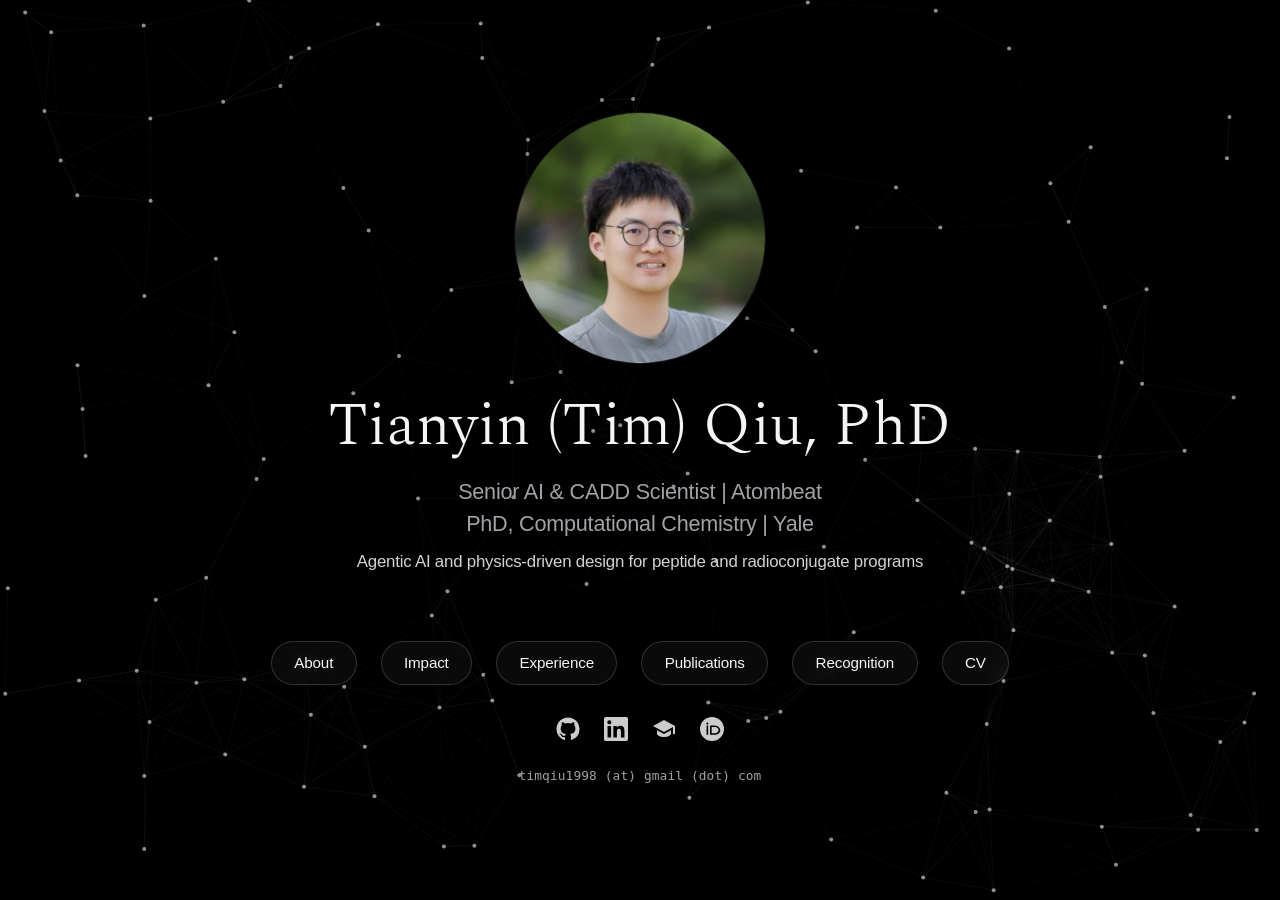
<file: index.html>
<!DOCTYPE html>
<html lang="en" class="home">
<head>
<meta charset="utf-8">
<meta name="viewport" content="width=device-width, initial-scale=1">
<title>Tianyin (Tim) Qiu, PhD</title>
<meta name="description" content="Tianyin (Tim) Qiu, PhD. Senior AI &amp; CADD Scientist at Atombeat. Agentic AI and physics-based design that moves real drug-discovery programs.">
<meta name="author" content="Tianyin (Tim) Qiu">
<meta property="og:type" content="website">
<meta property="og:title" content="Tianyin (Tim) Qiu, PhD">
<meta property="og:description" content="Senior AI &amp; CADD Scientist at Atombeat. Agentic AI and physics-based design that moves real drug-discovery programs.">
<meta property="og:url" content="https://timqiu1998.github.io/">
<meta property="og:image" content="https://timqiu1998.github.io/img/headshot.jpg">
<link rel="canonical" href="https://timqiu1998.github.io/">
<link rel="icon" href="/img/favicon.svg" type="image/svg+xml">
<link rel="preconnect" href="https://fonts.googleapis.com">
<link rel="preconnect" href="https://fonts.gstatic.com" crossorigin>
<link href="https://fonts.googleapis.com/css2?family=Spectral:wght@200;300;400;500;600&amp;display=swap" rel="stylesheet">
<link rel="stylesheet" href="/css/main.css">
<script type="application/ld+json">
{
  "@context": "https://schema.org",
  "@type": "Person",
  "name": "Tianyin (Tim) Qiu, PhD",
  "alternateName": "Tim Qiu",
  "image": "https://timqiu1998.github.io/img/headshot.jpg",
  "url": "https://timqiu1998.github.io/",
  "jobTitle": "Senior AI & CADD Scientist",
  "affiliation": [
    { "@type": "Organization", "name": "Atombeat Inc." },
    { "@type": "CollegeOrUniversity", "name": "Yale University" }
  ],
  "sameAs": [
    "https://scholar.google.com/citations?user=ViLQhdYAAAAJ",
    "https://www.linkedin.com/in/tianyin-qiu-9b863b152",
    "https://github.com/timqiu1998",
    "https://orcid.org/0000-0002-3490-8469"
  ]
}
</script>
</head>
<body>
    <canvas id="network" aria-hidden="true"></canvas>

    <main class="hero">
        <a href="/about/" class="portrait" aria-label="About Tianyin (Tim) Qiu">
            <img src="/img/headshot.jpg" alt="Tianyin (Tim) Qiu, PhD" width="250" height="250">
        </a>
        <h1 class="title">Tianyin (Tim) Qiu, PhD</h1>
        <p class="subtitle">
            Senior AI &amp; CADD Scientist | Atombeat<br>
            PhD, Computational Chemistry | Yale<br>
            <span class="tagline">Agentic AI and physics-driven design for peptide and radioconjugate programs</span>
        </p>
        <nav class="pills" aria-label="Sections">
            <a href="/about/" class="pill">About</a>
            <a href="/impact/" class="pill">Impact</a>
            <a href="/experience/" class="pill">Experience</a>
            <a href="/publications/" class="pill">Publications</a>
            <a href="/recognition/" class="pill">Recognition</a>
            <a href="/assets/Tim_Qiu_CV.pdf" class="pill">CV</a>
        </nav>
        <div class="social">
            <a href="https://github.com/timqiu1998" title="GitHub" aria-label="GitHub" rel="noopener">
                <svg viewBox="0 0 24 24" aria-hidden="true"><path d="M12 .5C5.65.5.5 5.65.5 12c0 5.08 3.29 9.39 7.86 10.91.58.1.79-.25.79-.56v-2.17c-3.2.7-3.87-1.37-3.87-1.37-.52-1.33-1.28-1.68-1.28-1.68-1.04-.71.08-.7.08-.7 1.15.08 1.76 1.19 1.76 1.19 1.03 1.76 2.7 1.25 3.36.96.1-.75.4-1.25.73-1.54-2.55-.29-5.24-1.28-5.24-5.69 0-1.26.45-2.29 1.19-3.09-.12-.29-.52-1.46.11-3.05 0 0 .97-.31 3.17 1.18a11 11 0 0 1 5.78 0c2.2-1.49 3.17-1.18 3.17-1.18.63 1.59.23 2.76.11 3.05.74.8 1.19 1.83 1.19 3.09 0 4.42-2.7 5.39-5.26 5.68.41.36.78 1.05.78 2.12v3.15c0 .31.21.67.8.56A11.5 11.5 0 0 0 23.5 12C23.5 5.65 18.35.5 12 .5z"/></svg>
            </a>
            <a href="https://www.linkedin.com/in/tianyin-qiu-9b863b152" title="LinkedIn" aria-label="LinkedIn" rel="noopener">
                <svg viewBox="0 0 24 24" aria-hidden="true"><path d="M20.45 20.45h-3.55v-5.57c0-1.33-.03-3.04-1.85-3.04-1.85 0-2.14 1.45-2.14 2.94v5.67H9.36V9h3.41v1.56h.05c.47-.9 1.63-1.85 3.36-1.85 3.6 0 4.27 2.37 4.27 5.45v6.29zM5.34 7.43a2.06 2.06 0 1 1 0-4.12 2.06 2.06 0 0 1 0 4.12zM7.12 20.45H3.56V9h3.56v11.45zM22.22 0H1.77C.79 0 0 .77 0 1.73v20.54C0 23.23.79 24 1.77 24h20.45c.98 0 1.78-.77 1.78-1.73V1.73C24 .77 23.2 0 22.22 0z"/></svg>
            </a>
            <a href="https://scholar.google.com/citations?user=ViLQhdYAAAAJ" title="Google Scholar" aria-label="Google Scholar" rel="noopener">
                <svg viewBox="0 0 24 24" aria-hidden="true"><path d="M12 3 1 9l11 6 9-4.91V17h2V9L12 3zm0 14.1L5 13.3v3.2c0 1.9 3.1 3.5 7 3.5s7-1.6 7-3.5v-3.2l-7 3.8z"/></svg>
            </a>
            <a href="https://orcid.org/0000-0002-3490-8469" title="ORCID" aria-label="ORCID" rel="noopener">
                <svg viewBox="0 0 24 24" aria-hidden="true"><path d="M12 0a12 12 0 1 0 0 24 12 12 0 0 0 0-24zM7.37 5.4a1.03 1.03 0 1 1 0 2.06 1.03 1.03 0 0 1 0-2.06zm-.8 3.2h1.6v9.2h-1.6V8.6zm3.5 0h4.3c4.1 0 5.9 2.93 5.9 4.6 0 2.36-1.87 4.6-5.87 4.6h-4.33V8.6zm1.6 1.45v6.3h2.5c3.6 0 4.43-2.7 4.43-3.15 0-1.73-1.1-3.15-4.5-3.15h-2.43z"/></svg>
            </a>
        </div>
        <a class="contact-line" href="#" data-u="timqiu1998" data-d="gmail.com">timqiu1998 (at) gmail (dot) com</a>
    </main>

    <script src="/js/network.js"></script>
</body>
</html>
</file>
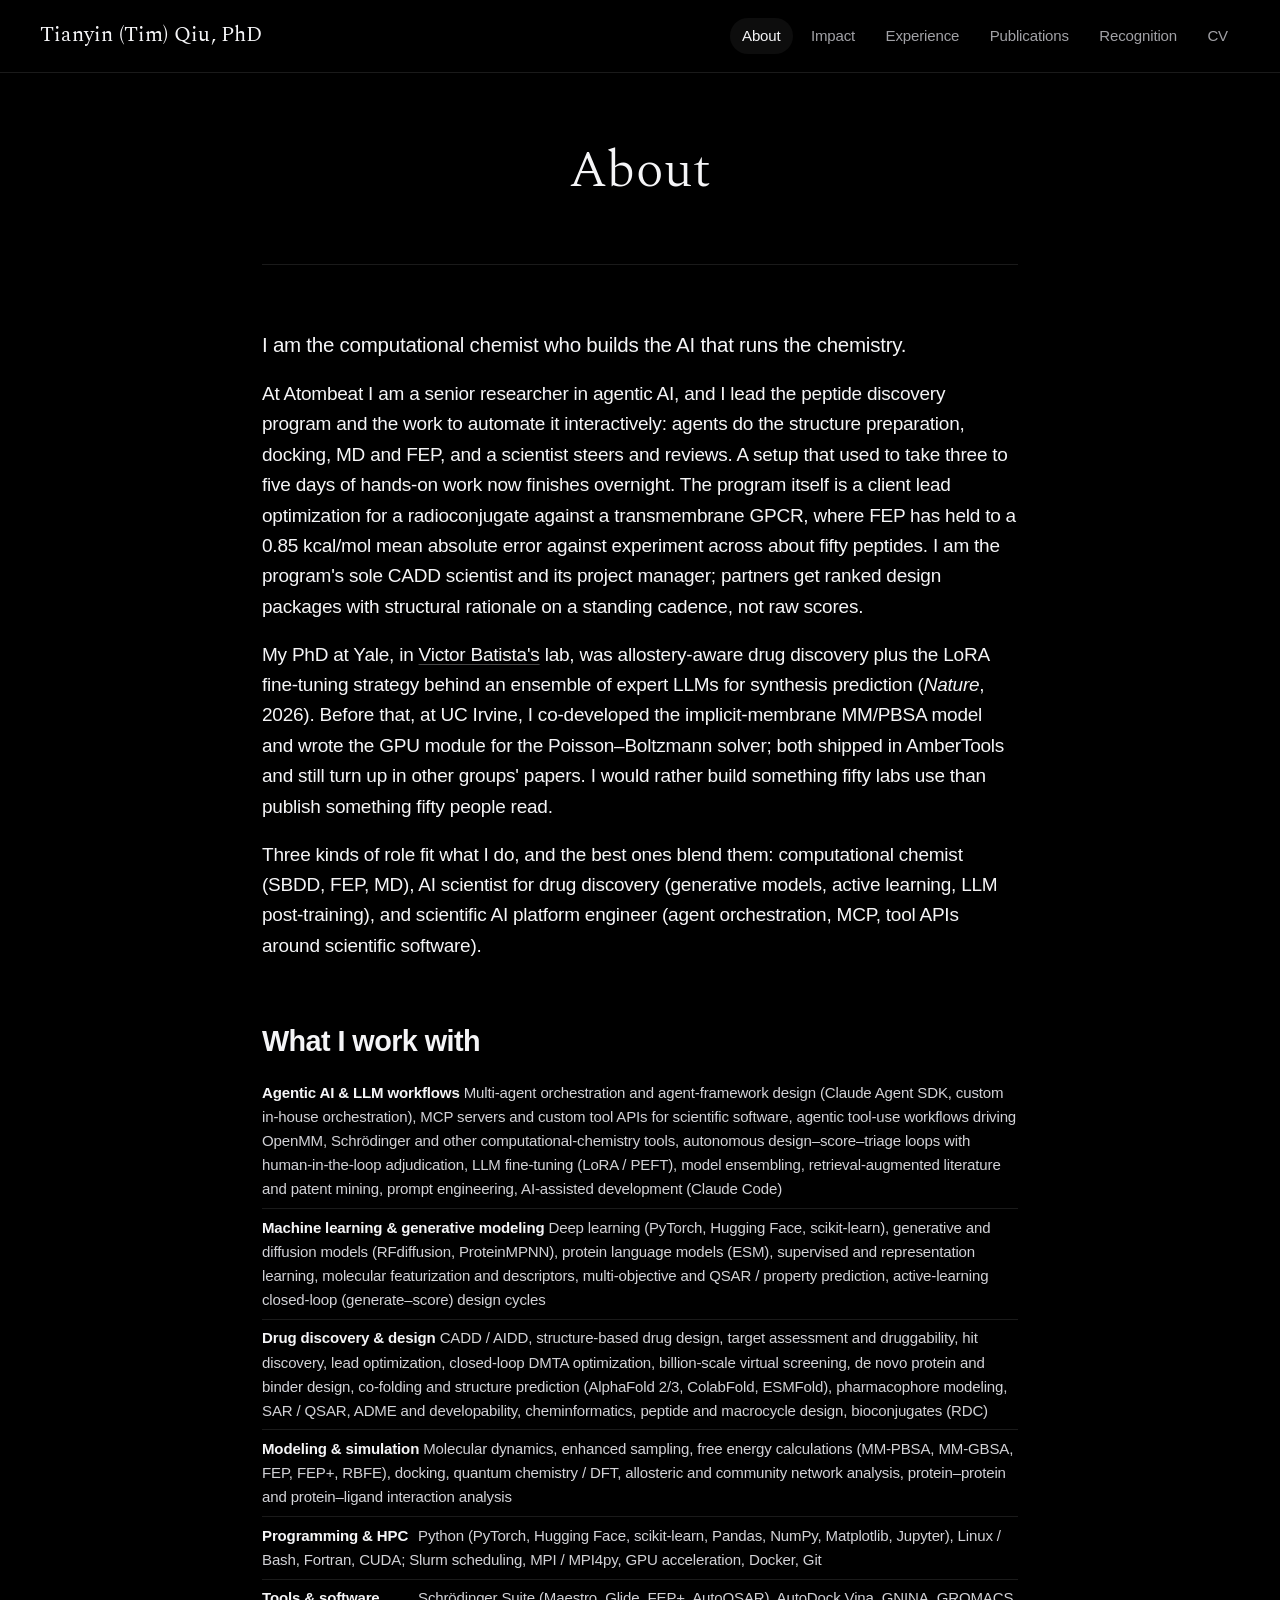
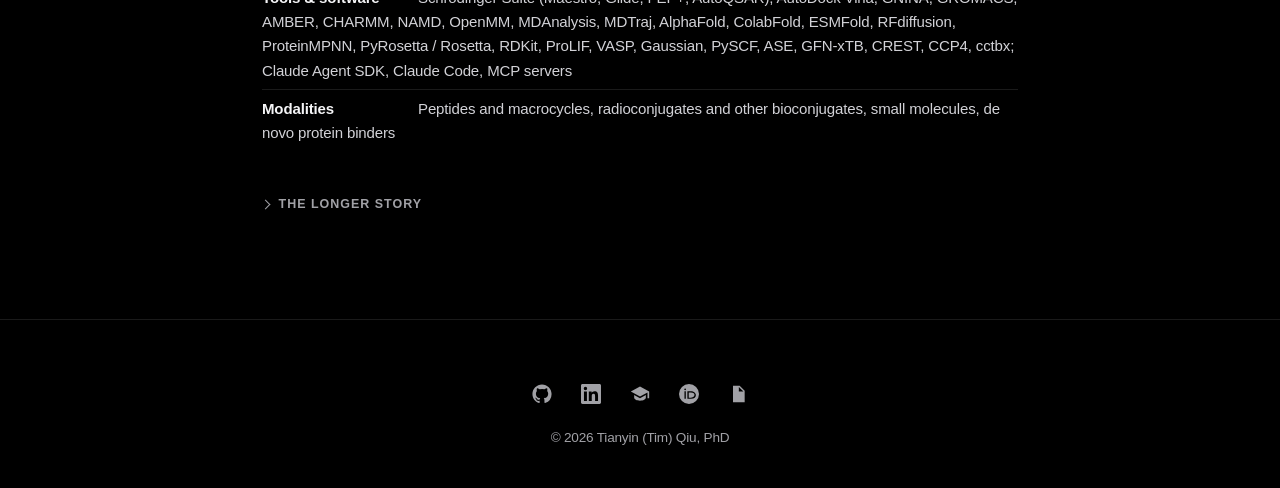
<file: about/index.html>
<!DOCTYPE html>
<html lang="en">
<head>
<meta charset="utf-8">
<meta name="viewport" content="width=device-width, initial-scale=1">
<title>About | Tianyin (Tim) Qiu, PhD</title>
<meta name="description" content="Who I am and what I build: agentic AI and physics-based design for drug discovery.">
<meta property="og:type" content="website">
<meta property="og:title" content="About | Tianyin (Tim) Qiu, PhD">
<meta property="og:description" content="Who I am and what I build: agentic AI and physics-based design for drug discovery.">
<meta property="og:url" content="https://timqiu1998.github.io/about/">
<meta property="og:image" content="https://timqiu1998.github.io/img/headshot.jpg">
<link rel="canonical" href="https://timqiu1998.github.io/about/">
<link rel="icon" href="/img/favicon.svg" type="image/svg+xml">
<link rel="preconnect" href="https://fonts.googleapis.com">
<link rel="preconnect" href="https://fonts.gstatic.com" crossorigin>
<link href="https://fonts.googleapis.com/css2?family=Spectral:wght@200;300;400;500;600&amp;display=swap" rel="stylesheet">
<link rel="stylesheet" href="/css/main.css">
</head>
<body>
    <div class="reading-progress" aria-hidden="true"></div>
    <header class="header">
        <h1 class="site-title"><a href="/">Tianyin (Tim) Qiu, PhD</a></h1>
        <nav class="navigation" aria-label="Site">
            <a href="/about/" class="nav-link" aria-current="page">About</a>
            <a href="/impact/" class="nav-link">Impact</a>
            <a href="/experience/" class="nav-link">Experience</a>
            <a href="/publications/" class="nav-link">Publications</a>
            <a href="/recognition/" class="nav-link">Recognition</a>
            <a href="/assets/Tim_Qiu_CV.pdf" class="nav-link">CV</a>
        </nav>
    </header>
    <div class="container">
        <article class="content about">
            <h1>About</h1>
            <hr>
            <p class="lede">I am the computational chemist who builds the AI that runs the chemistry.</p>

            <p>At Atombeat I am a senior researcher in agentic AI, and I lead the peptide discovery program and the work to automate it interactively: agents do the structure preparation, docking, MD and FEP, and a scientist steers and reviews. A setup that used to take three to five days of hands-on work now finishes overnight. The program itself is a client lead optimization for a radioconjugate against a transmembrane GPCR, where FEP has held to a 0.85 kcal/mol mean absolute error against experiment across about fifty peptides. I am the program's sole CADD scientist and its project manager; partners get ranked design packages with structural rationale on a standing cadence, not raw scores.</p>

            <p>My PhD at Yale, in <a href="https://batistalab.com/" rel="noopener">Victor Batista's</a> lab, was allostery-aware drug discovery plus the LoRA fine-tuning strategy behind an ensemble of expert LLMs for synthesis prediction (<em>Nature</em>, 2026). Before that, at UC Irvine, I co-developed the implicit-membrane MM/PBSA model and wrote the GPU module for the Poisson&ndash;Boltzmann solver; both shipped in AmberTools and still turn up in other groups' papers. I would rather build something fifty labs use than publish something fifty people read.</p>

            <p>Three kinds of role fit what I do, and the best ones blend them: computational chemist (SBDD, FEP, MD), AI scientist for drug discovery (generative models, active learning, LLM post-training), and scientific AI platform engineer (agent orchestration, MCP, tool APIs around scientific software).</p>

            <h2>What I work with</h2>
            <ul class="line-list toolbox">
              <li><span class="line-main"><strong>Agentic AI &amp; LLM workflows</strong> Multi-agent orchestration and agent-framework design (Claude Agent SDK, custom in-house orchestration), MCP servers and custom tool APIs for scientific software, agentic tool-use workflows driving OpenMM, Schr&ouml;dinger and other computational-chemistry tools, autonomous design&ndash;score&ndash;triage loops with human-in-the-loop adjudication, LLM fine-tuning (LoRA / PEFT), model ensembling, retrieval-augmented literature and patent mining, prompt engineering, AI-assisted development (Claude Code)</span></li>
              <li><span class="line-main"><strong>Machine learning &amp; generative modeling</strong> Deep learning (PyTorch, Hugging Face, scikit-learn), generative and diffusion models (RFdiffusion, ProteinMPNN), protein language models (ESM), supervised and representation learning, molecular featurization and descriptors, multi-objective and QSAR / property prediction, active-learning closed-loop (generate&ndash;score) design cycles</span></li>
              <li><span class="line-main"><strong>Drug discovery &amp; design</strong> CADD / AIDD, structure-based drug design, target assessment and druggability, hit discovery, lead optimization, closed-loop DMTA optimization, billion-scale virtual screening, de novo protein and binder design, co-folding and structure prediction (AlphaFold 2/3, ColabFold, ESMFold), pharmacophore modeling, SAR / QSAR, ADME and developability, cheminformatics, peptide and macrocycle design, bioconjugates (RDC)</span></li>
              <li><span class="line-main"><strong>Modeling &amp; simulation</strong> Molecular dynamics, enhanced sampling, free energy calculations (MM-PBSA, MM-GBSA, FEP, FEP+, RBFE), docking, quantum chemistry / DFT, allosteric and community network analysis, protein&ndash;protein and protein&ndash;ligand interaction analysis</span></li>
              <li><span class="line-main"><strong>Programming &amp; HPC</strong> Python (PyTorch, Hugging Face, scikit-learn, Pandas, NumPy, Matplotlib, Jupyter), Linux / Bash, Fortran, CUDA; Slurm scheduling, MPI / MPI4py, GPU acceleration, Docker, Git</span></li>
              <li><span class="line-main"><strong>Tools &amp; software</strong> Schr&ouml;dinger Suite (Maestro, Glide, FEP+, AutoQSAR), AutoDock Vina, GNINA, GROMACS, AMBER, CHARMM, NAMD, OpenMM, MDAnalysis, MDTraj, AlphaFold, ColabFold, ESMFold, RFdiffusion, ProteinMPNN, PyRosetta / Rosetta, RDKit, ProLIF, VASP, Gaussian, PySCF, ASE, GFN-xTB, CREST, CCP4, cctbx; Claude Agent SDK, Claude Code, MCP servers</span></li>
              <li><span class="line-main"><strong>Modalities</strong> Peptides and macrocycles, radioconjugates and other bioconjugates, small molecules, de novo protein binders</span></li>
            </ul>

            <details class="disclosure">
              <summary>The longer story</summary>
              <div class="disclosure-body">
                <p>I got hooked by a protein that falls apart when nothing is holding it.</p>

                <p>As an undergraduate at UC Irvine I wrote a proposal to simulate p53, the tumor suppressor mutated in more human cancers than any other protein. It won a small UROP grant, which paid for the work, and I built all fourteen models and ran every simulation myself. The answer was blunt. With DNA bound, the dimer held together. Without it, the two halves rotated apart by roughly 90 degrees. Same protein, same physics; the only variable was what it had hold of. I presented that poster at an ACS national meeting, and I have been chasing versions of the same question ever since.</p>

                <p>Proteins move, and most of the software we design drugs with quietly assumes they don't. Closing that gap has been the through-line of everything after. In Ray Luo's lab I worked on binding free energies inside cell membranes, where the standard model treated the whole greasy interior as one uniform material; letting the dielectric change with depth pulled our agreement with measured affinities from an R of 0.59 to 0.91. I also wrote the matrix module that made the underlying Poisson&ndash;Boltzmann solve fast enough on GPUs to be worth running. Both shipped in AmberTools, and running across them years later in other groups' papers is still my favorite part of this job.</p>

                <p>At Yale I came at the same problem from several directions. We found a compound that holds the SARS-CoV-2 spike closed from an allosteric pocket instead of competing at the fast-mutating surface every antibody goes for. I mapped how the CRISPR-Cas9 HNH domain switches on, checked against a collaborator's NMR, and found a tyrosine that has to pass through one specific intermediate to get from off to on. For TYK2 I finally tried the thing I had been circling for years: build electron density from simulation alone, with no experimental structure of the complex anywhere in the input, then refine a model into it. It reproduced the crystal structures, and it recovered ordered waters and a second inhibitor conformation the real data had averaged together. Done reliably, that tells you how a molecule binds before anyone synthesizes it.</p>

                <p>The machine learning grew out of the same frustration. AlphaFold and most generative design tools hand you one frame of a protein and let you design against it, which is fine right up until selectivity depends on a shape the snapshot never shows. I built a billion-scale screening platform that turned up three new scaffolds against GSK3&beta;, spent a summer at Boehringer Ingelheim teaching models to predict catalyst selectivity, and co-authored the <em>Nature</em> work on an ensemble of specialized LLMs that turns the reaction literature into protocols that actually run.</p>

                <p>What I want hasn't changed much since the p53 poster: design molecules against the range of shapes a protein actually visits, keep it anchored to experimental data, and put the tools in the hands of people who will aim them at patients' problems rather than mine.</p>
              </div>
            </details>
        </article>
    </div>
    <footer class="footer">
        <div class="footer-links">
            <a href="https://github.com/timqiu1998" title="GitHub" aria-label="GitHub" rel="noopener"><svg viewBox="0 0 24 24" aria-hidden="true"><path d="M12 .5C5.65.5.5 5.65.5 12c0 5.08 3.29 9.39 7.86 10.91.58.1.79-.25.79-.56v-2.17c-3.2.7-3.87-1.37-3.87-1.37-.52-1.33-1.28-1.68-1.28-1.68-1.04-.71.08-.7.08-.7 1.15.08 1.76 1.19 1.76 1.19 1.03 1.76 2.7 1.25 3.36.96.1-.75.4-1.25.73-1.54-2.55-.29-5.24-1.28-5.24-5.69 0-1.26.45-2.29 1.19-3.09-.12-.29-.52-1.46.11-3.05 0 0 .97-.31 3.17 1.18a11 11 0 0 1 5.78 0c2.2-1.49 3.17-1.18 3.17-1.18.63 1.59.23 2.76.11 3.05.74.8 1.19 1.83 1.19 3.09 0 4.42-2.7 5.39-5.26 5.68.41.36.78 1.05.78 2.12v3.15c0 .31.21.67.8.56A11.5 11.5 0 0 0 23.5 12C23.5 5.65 18.35.5 12 .5z"/></svg></a>
            <a href="https://www.linkedin.com/in/tianyin-qiu-9b863b152" title="LinkedIn" aria-label="LinkedIn" rel="noopener"><svg viewBox="0 0 24 24" aria-hidden="true"><path d="M20.45 20.45h-3.55v-5.57c0-1.33-.03-3.04-1.85-3.04-1.85 0-2.14 1.45-2.14 2.94v5.67H9.36V9h3.41v1.56h.05c.47-.9 1.63-1.85 3.36-1.85 3.6 0 4.27 2.37 4.27 5.45v6.29zM5.34 7.43a2.06 2.06 0 1 1 0-4.12 2.06 2.06 0 0 1 0 4.12zM7.12 20.45H3.56V9h3.56v11.45zM22.22 0H1.77C.79 0 0 .77 0 1.73v20.54C0 23.23.79 24 1.77 24h20.45c.98 0 1.78-.77 1.78-1.73V1.73C24 .77 23.2 0 22.22 0z"/></svg></a>
            <a href="https://scholar.google.com/citations?user=ViLQhdYAAAAJ" title="Google Scholar" aria-label="Google Scholar" rel="noopener"><svg viewBox="0 0 24 24" aria-hidden="true"><path d="M12 3 1 9l11 6 9-4.91V17h2V9L12 3zm0 14.1L5 13.3v3.2c0 1.9 3.1 3.5 7 3.5s7-1.6 7-3.5v-3.2l-7 3.8z"/></svg></a>
            <a href="https://orcid.org/0000-0002-3490-8469" title="ORCID" aria-label="ORCID" rel="noopener"><svg viewBox="0 0 24 24" aria-hidden="true"><path d="M12 0a12 12 0 1 0 0 24 12 12 0 0 0 0-24zM7.37 5.4a1.03 1.03 0 1 1 0 2.06 1.03 1.03 0 0 1 0-2.06zm-.8 3.2h1.6v9.2h-1.6V8.6zm3.5 0h4.3c4.1 0 5.9 2.93 5.9 4.6 0 2.36-1.87 4.6-5.87 4.6h-4.33V8.6zm1.6 1.45v6.3h2.5c3.6 0 4.43-2.7 4.43-3.15 0-1.73-1.1-3.15-4.5-3.15h-2.43z"/></svg></a>
            <a href="/assets/Tim_Qiu_CV.pdf" title="CV (PDF)" aria-label="CV (PDF)"><svg viewBox="0 0 24 24" aria-hidden="true"><path d="M6 2h8l6 6v14H6V2zm7 1.5V9h5.5L13 3.5zM8 12h8v1.5H8V12zm0 3h8v1.5H8V15zm0 3h5v1.5H8V18z"/></svg></a>
        </div>
        <p class="copyright">&copy; <span id="year">2026</span> Tianyin (Tim) Qiu, PhD</p>
    </footer>
    <a href="#" class="back-to-top" aria-label="Back to top">
        <svg viewBox="0 0 24 24" aria-hidden="true"><path d="M12 19V5M5 12l7-7 7 7"/></svg>
    </a>
    <script src="/js/site.js"></script>
</body>
</html>
</file>
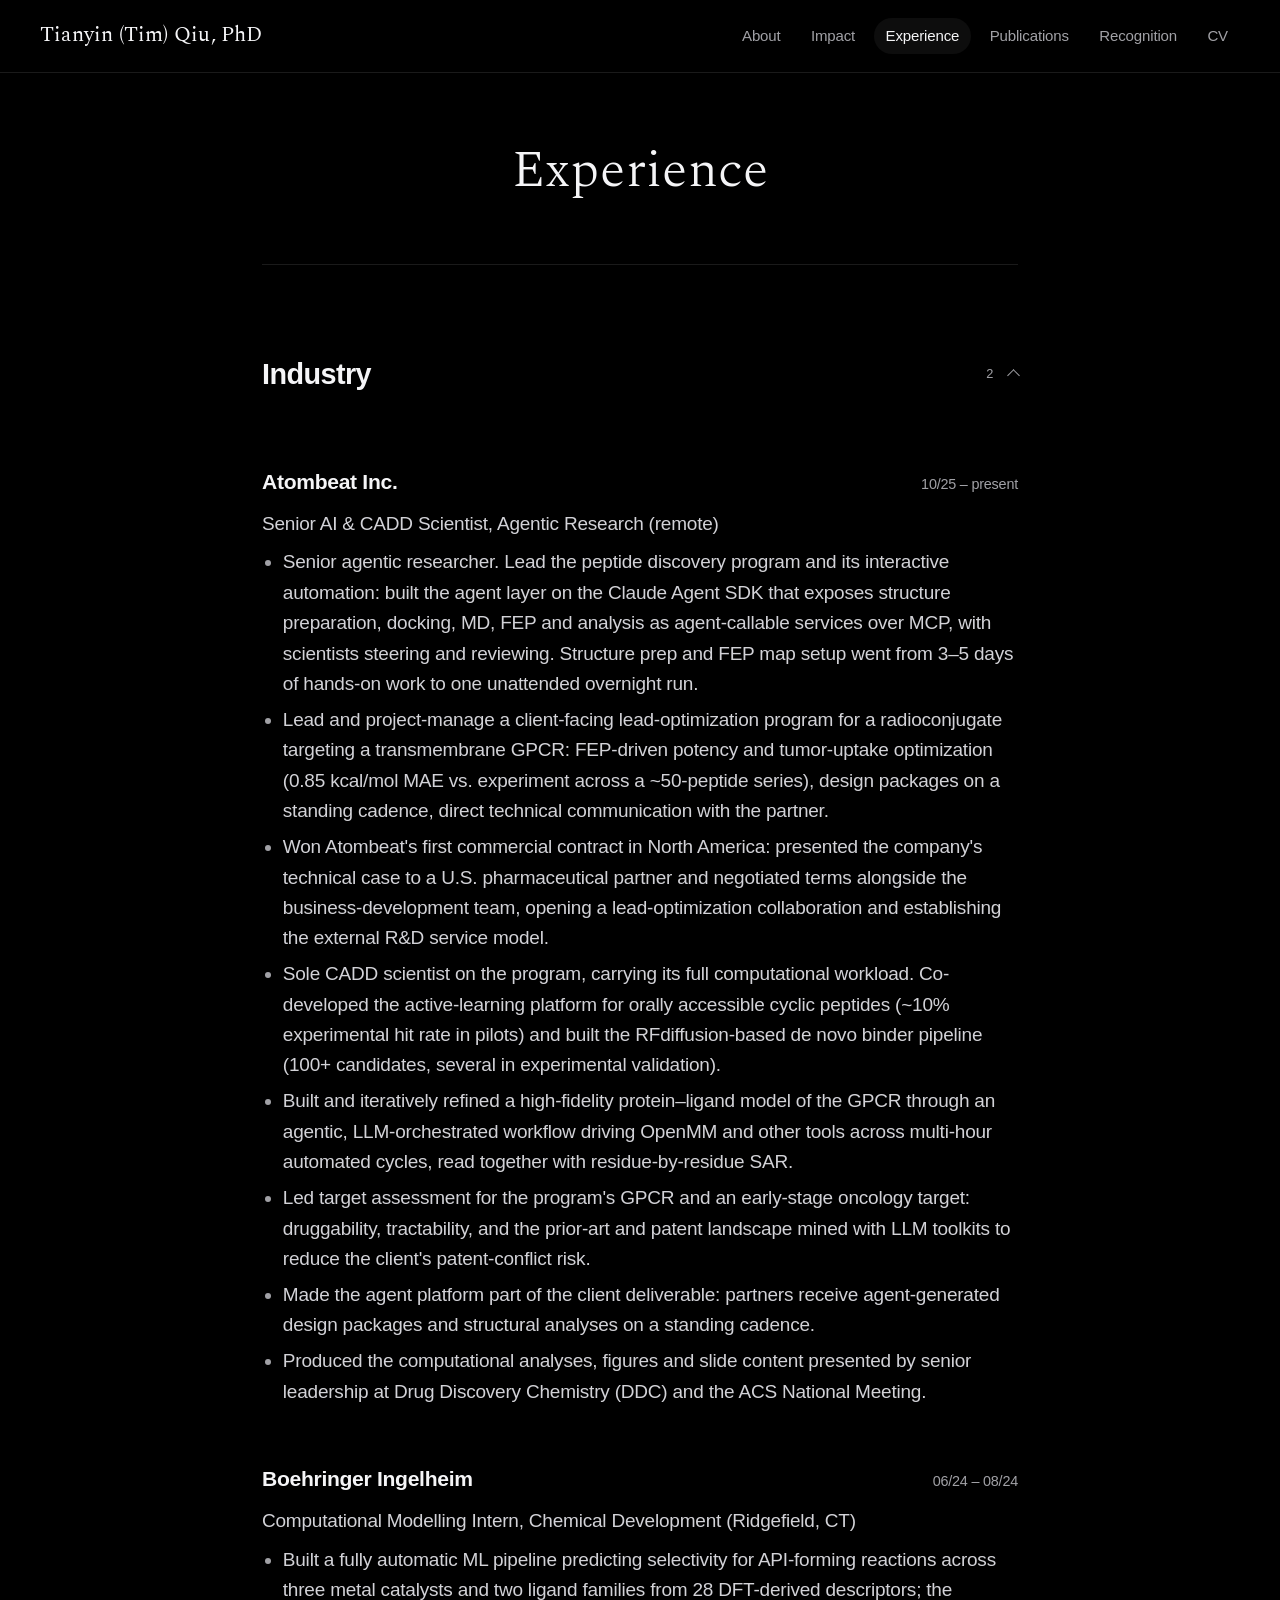
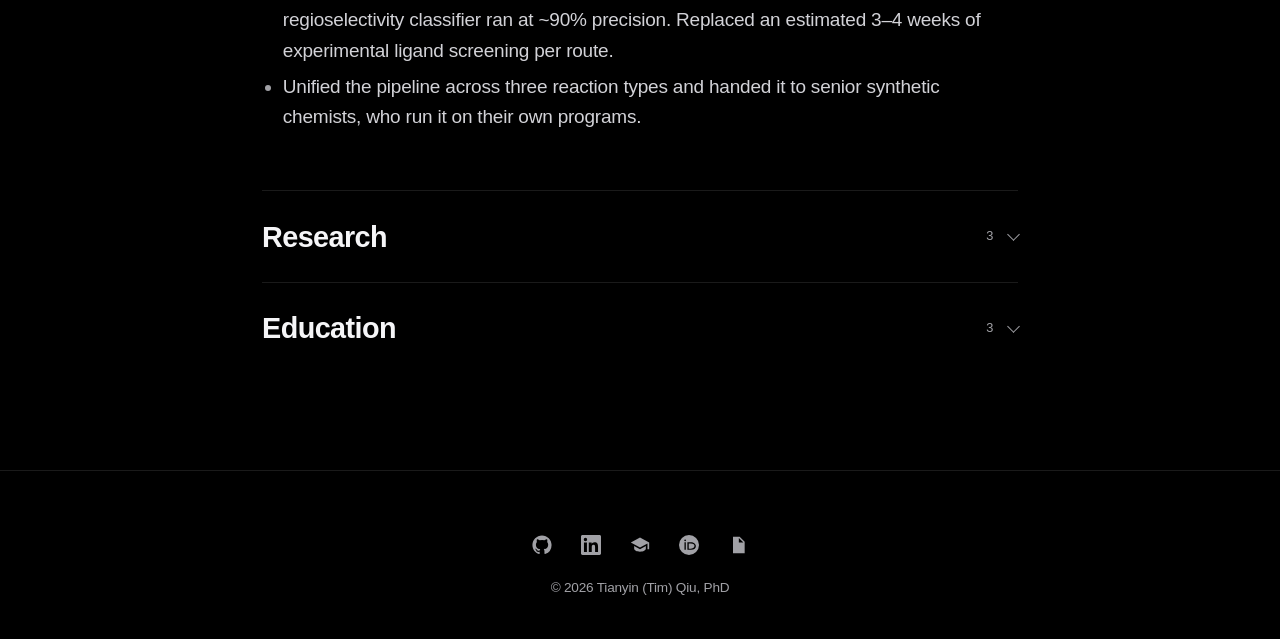
<file: experience/index.html>
<!DOCTYPE html>
<html lang="en">
<head>
<meta charset="utf-8">
<meta name="viewport" content="width=device-width, initial-scale=1">
<title>Experience | Tianyin (Tim) Qiu, PhD</title>
<meta name="description" content="Industry and research experience.">
<meta property="og:type" content="website">
<meta property="og:title" content="Experience | Tianyin (Tim) Qiu, PhD">
<meta property="og:description" content="Industry and research experience.">
<meta property="og:url" content="https://timqiu1998.github.io/experience/">
<meta property="og:image" content="https://timqiu1998.github.io/img/headshot.jpg">
<link rel="canonical" href="https://timqiu1998.github.io/experience/">
<link rel="icon" href="/img/favicon.svg" type="image/svg+xml">
<link rel="preconnect" href="https://fonts.googleapis.com">
<link rel="preconnect" href="https://fonts.gstatic.com" crossorigin>
<link href="https://fonts.googleapis.com/css2?family=Spectral:wght@200;300;400;500;600&amp;display=swap" rel="stylesheet">
<link rel="stylesheet" href="/css/main.css">
</head>
<body>
    <div class="reading-progress" aria-hidden="true"></div>
    <header class="header">
        <h1 class="site-title"><a href="/">Tianyin (Tim) Qiu, PhD</a></h1>
        <nav class="navigation" aria-label="Site">
            <a href="/about/" class="nav-link">About</a>
            <a href="/impact/" class="nav-link">Impact</a>
            <a href="/experience/" class="nav-link" aria-current="page">Experience</a>
            <a href="/publications/" class="nav-link">Publications</a>
            <a href="/recognition/" class="nav-link">Recognition</a>
            <a href="/assets/Tim_Qiu_CV.pdf" class="nav-link">CV</a>
        </nav>
    </header>
    <div class="container">
        <article class="content experience">
            <h1>Experience</h1>
            <hr>
            <details class="section" open>
              <summary><span class="section-title">Industry</span><span class="section-meta"><span class="section-count">2</span><span class="section-chevron" aria-hidden="true"></span></span></summary>
              <div class="section-body">
                <div class="entry">
                  <div class="entry-head">
                    <h3 class="entry-org">Atombeat Inc.</h3>
                    <span class="entry-date">10/25 &ndash; present</span>
                  </div>
                  <p class="entry-role">Senior AI &amp; CADD Scientist, Agentic Research (remote)</p>
                  <ul>
                    <li>Senior agentic researcher. Lead the peptide discovery program and its interactive automation: built the agent layer on the Claude Agent SDK that exposes structure preparation, docking, MD, FEP and analysis as agent-callable services over MCP, with scientists steering and reviewing. Structure prep and FEP map setup went from 3&ndash;5 days of hands-on work to one unattended overnight run.</li>
                    <li>Lead and project-manage a client-facing lead-optimization program for a radioconjugate targeting a transmembrane GPCR: FEP-driven potency and tumor-uptake optimization (0.85 kcal/mol MAE vs. experiment across a ~50-peptide series), design packages on a standing cadence, direct technical communication with the partner.</li>
                    <li>Won Atombeat's first commercial contract in North America: presented the company's technical case to a U.S. pharmaceutical partner and negotiated terms alongside the business-development team, opening a lead-optimization collaboration and establishing the external R&amp;D service model.</li>
                    <li>Sole CADD scientist on the program, carrying its full computational workload. Co-developed the active-learning platform for orally accessible cyclic peptides (~10% experimental hit rate in pilots) and built the RFdiffusion-based de novo binder pipeline (100+ candidates, several in experimental validation).</li>
                    <li>Built and iteratively refined a high-fidelity protein&ndash;ligand model of the GPCR through an agentic, LLM-orchestrated workflow driving OpenMM and other tools across multi-hour automated cycles, read together with residue-by-residue SAR.</li>
                    <li>Led target assessment for the program's GPCR and an early-stage oncology target: druggability, tractability, and the prior-art and patent landscape mined with LLM toolkits to reduce the client's patent-conflict risk.</li>
                    <li>Made the agent platform part of the client deliverable: partners receive agent-generated design packages and structural analyses on a standing cadence.</li>
                    <li>Produced the computational analyses, figures and slide content presented by senior leadership at Drug Discovery Chemistry (DDC) and the ACS National Meeting.</li>
                  </ul>
                </div>
                <div class="entry">
                  <div class="entry-head">
                    <h3 class="entry-org">Boehringer Ingelheim</h3>
                    <span class="entry-date">06/24 &ndash; 08/24</span>
                  </div>
                  <p class="entry-role">Computational Modelling Intern, Chemical Development (Ridgefield, CT)</p>
                  <ul>
                    <li>Built a fully automatic ML pipeline predicting selectivity for API-forming reactions across three metal catalysts and two ligand families from 28 DFT-derived descriptors; the regioselectivity classifier ran at ~90% precision. Replaced an estimated 3&ndash;4 weeks of experimental ligand screening per route.</li>
                    <li>Unified the pipeline across three reaction types and handed it to senior synthetic chemists, who run it on their own programs.</li>
                  </ul>
                </div>
              </div>
            </details>

            <details class="section">
              <summary><span class="section-title">Research</span><span class="section-meta"><span class="section-count">3</span><span class="section-chevron" aria-hidden="true"></span></span></summary>
              <div class="section-body">
                <div class="entry">
                  <div class="entry-head">
                    <h3 class="entry-org">Laboratory of Prof. Victor S. Batista, Yale University</h3>
                    <span class="entry-date">12/20 &ndash; 10/25</span>
                  </div>
                  <p class="entry-role">Graduate Research Assistant, PhD Candidate</p>
                  <ul>
                    <li>Proposed the LoRA post-training strategy, and co-implemented it, behind an ensemble of 2,489 domain-expert LLMs for chemical-synthesis prediction (<em>Nature</em>, 2026).</li>
                    <li>Built the in-house billion-scale, ML-accelerated virtual-screening platform that produced three novel-scaffold GSK3&beta; hits; those results were adopted into a winning Yale Ventures Blavatnik proposal.</li>
                    <li>Identified, by high-throughput screening and MD, a scaffold that holds the SARS-CoV-2 spike trimer closed through an allosteric site (co-first author).</li>
                    <li>Mapped the activation pathway of the CRISPR-Cas9 HNH domain against experimental NMR, and produced MD-derived electron-density structures of TYK2 JH2 inhibitor complexes that reproduced the crystal structures and recovered features the experimental data had averaged out (first author, manuscript under review).</li>
                    <li>Found a pair of key hydrogen bonds across a human FIMP&ndash;TMEM protein pair that AlphaFold3 had missed, a case for physics-based refinement on top of predicted structures; merged experimental NMR data with simulation to follow protein conformational change in situ.</li>
                    <li>Rationalized with DFT the synergistic mechanism of a Cu&ndash;Pd alloy reaching near-100% Faradaic efficiency for nitrite removal (results helped win and renew a multi-year MURI award), and worked out a new isomerization mechanism in amine-donated, transition-metal-catalyzed hydrogenation.</li>
                    <li>Mentored engineering students on tight-binding methods for stereoselective polymer formation, and collaborated with groups across Yale Medical School, the School of Public Health, the School of Engineering, the Center for Molecular Discovery and the Center for Research Computing, the University of Michigan, and the Leibniz Institute for Catalysis.</li>
                  </ul>
                </div>
                <div class="entry">
                  <div class="entry-head">
                    <h3 class="entry-org">Laboratory of Prof. Ray Luo, UC Irvine</h3>
                    <span class="entry-date">01/18 &ndash; 06/20</span>
                  </div>
                  <p class="entry-role">Undergraduate Research Assistant</p>
                  <ul>
                    <li>Co-developed the heterogeneous-dielectric implicit-membrane MM/PBSA model (ran the simulations it was parameterized and validated on; R 0.59 &rarr; 0.91 against experiment) and wrote the GPU matrix-assembly module for the Poisson&ndash;Boltzmann solver (~65% efficiency gain). Both released in AmberTools 2019.</li>
                    <li>First independent project (p53 dimer interface): wrote the proposal, won UROP funding, ran all simulations, sole presenter at the ACS National Meeting.</li>
                  </ul>
                </div>
                <div class="entry">
                  <div class="entry-head">
                    <h3 class="entry-org">Laboratory of Prof. Sheryl Tsai, UC Irvine</h3>
                    <span class="entry-date">01/19 &ndash; 06/20</span>
                  </div>
                  <p class="entry-role">Undergraduate Research Assistant (computational, with the Luo lab)</p>
                  <ul>
                    <li>Led the docking studies on actinorhodin ketoreductase: 90% concordance with experiment, the gating residues (His153, His201) that set chain-length specificity, the P94L mutation critical for stereocontrol, and a His153Tyr/His201Gly double mutant as a route to new polyketides.</li>
                    <li>Cut project timelines by more than half by putting the computational feedback loop at the front of the enzyme-engineering workflow instead of the end.</li>
                  </ul>
                </div>
              </div>
            </details>

            <details class="section">
              <summary><span class="section-title">Education</span><span class="section-meta"><span class="section-count">3</span><span class="section-chevron" aria-hidden="true"></span></span></summary>
              <div class="section-body">
                <ul class="line-list">
                  <li><span class="line-main"><strong>Ph.D., Computational Chemistry</strong>, Yale University <span class="line-sub">Advisor: Victor S. Batista</span></span><span class="line-date">2025</span></li>
                  <li><span class="line-main"><strong>M.S., Chemistry</strong>, Yale University</span><span class="line-date">2022</span></li>
                  <li><span class="line-main"><strong>B.S., Chemistry</strong>, University of California, Irvine <span class="line-sub">Concentration in Computational &amp; Theoretical Chemistry</span></span><span class="line-date">2020</span></li>
                </ul>
              </div>
            </details>
        </article>
    </div>
    <footer class="footer">
        <div class="footer-links">
            <a href="https://github.com/timqiu1998" title="GitHub" aria-label="GitHub" rel="noopener"><svg viewBox="0 0 24 24" aria-hidden="true"><path d="M12 .5C5.65.5.5 5.65.5 12c0 5.08 3.29 9.39 7.86 10.91.58.1.79-.25.79-.56v-2.17c-3.2.7-3.87-1.37-3.87-1.37-.52-1.33-1.28-1.68-1.28-1.68-1.04-.71.08-.7.08-.7 1.15.08 1.76 1.19 1.76 1.19 1.03 1.76 2.7 1.25 3.36.96.1-.75.4-1.25.73-1.54-2.55-.29-5.24-1.28-5.24-5.69 0-1.26.45-2.29 1.19-3.09-.12-.29-.52-1.46.11-3.05 0 0 .97-.31 3.17 1.18a11 11 0 0 1 5.78 0c2.2-1.49 3.17-1.18 3.17-1.18.63 1.59.23 2.76.11 3.05.74.8 1.19 1.83 1.19 3.09 0 4.42-2.7 5.39-5.26 5.68.41.36.78 1.05.78 2.12v3.15c0 .31.21.67.8.56A11.5 11.5 0 0 0 23.5 12C23.5 5.65 18.35.5 12 .5z"/></svg></a>
            <a href="https://www.linkedin.com/in/tianyin-qiu-9b863b152" title="LinkedIn" aria-label="LinkedIn" rel="noopener"><svg viewBox="0 0 24 24" aria-hidden="true"><path d="M20.45 20.45h-3.55v-5.57c0-1.33-.03-3.04-1.85-3.04-1.85 0-2.14 1.45-2.14 2.94v5.67H9.36V9h3.41v1.56h.05c.47-.9 1.63-1.85 3.36-1.85 3.6 0 4.27 2.37 4.27 5.45v6.29zM5.34 7.43a2.06 2.06 0 1 1 0-4.12 2.06 2.06 0 0 1 0 4.12zM7.12 20.45H3.56V9h3.56v11.45zM22.22 0H1.77C.79 0 0 .77 0 1.73v20.54C0 23.23.79 24 1.77 24h20.45c.98 0 1.78-.77 1.78-1.73V1.73C24 .77 23.2 0 22.22 0z"/></svg></a>
            <a href="https://scholar.google.com/citations?user=ViLQhdYAAAAJ" title="Google Scholar" aria-label="Google Scholar" rel="noopener"><svg viewBox="0 0 24 24" aria-hidden="true"><path d="M12 3 1 9l11 6 9-4.91V17h2V9L12 3zm0 14.1L5 13.3v3.2c0 1.9 3.1 3.5 7 3.5s7-1.6 7-3.5v-3.2l-7 3.8z"/></svg></a>
            <a href="https://orcid.org/0000-0002-3490-8469" title="ORCID" aria-label="ORCID" rel="noopener"><svg viewBox="0 0 24 24" aria-hidden="true"><path d="M12 0a12 12 0 1 0 0 24 12 12 0 0 0 0-24zM7.37 5.4a1.03 1.03 0 1 1 0 2.06 1.03 1.03 0 0 1 0-2.06zm-.8 3.2h1.6v9.2h-1.6V8.6zm3.5 0h4.3c4.1 0 5.9 2.93 5.9 4.6 0 2.36-1.87 4.6-5.87 4.6h-4.33V8.6zm1.6 1.45v6.3h2.5c3.6 0 4.43-2.7 4.43-3.15 0-1.73-1.1-3.15-4.5-3.15h-2.43z"/></svg></a>
            <a href="/assets/Tim_Qiu_CV.pdf" title="CV (PDF)" aria-label="CV (PDF)"><svg viewBox="0 0 24 24" aria-hidden="true"><path d="M6 2h8l6 6v14H6V2zm7 1.5V9h5.5L13 3.5zM8 12h8v1.5H8V12zm0 3h8v1.5H8V15zm0 3h5v1.5H8V18z"/></svg></a>
        </div>
        <p class="copyright">&copy; <span id="year">2026</span> Tianyin (Tim) Qiu, PhD</p>
    </footer>
    <a href="#" class="back-to-top" aria-label="Back to top">
        <svg viewBox="0 0 24 24" aria-hidden="true"><path d="M12 19V5M5 12l7-7 7 7"/></svg>
    </a>
    <script src="/js/site.js"></script>
</body>
</html>
</file>
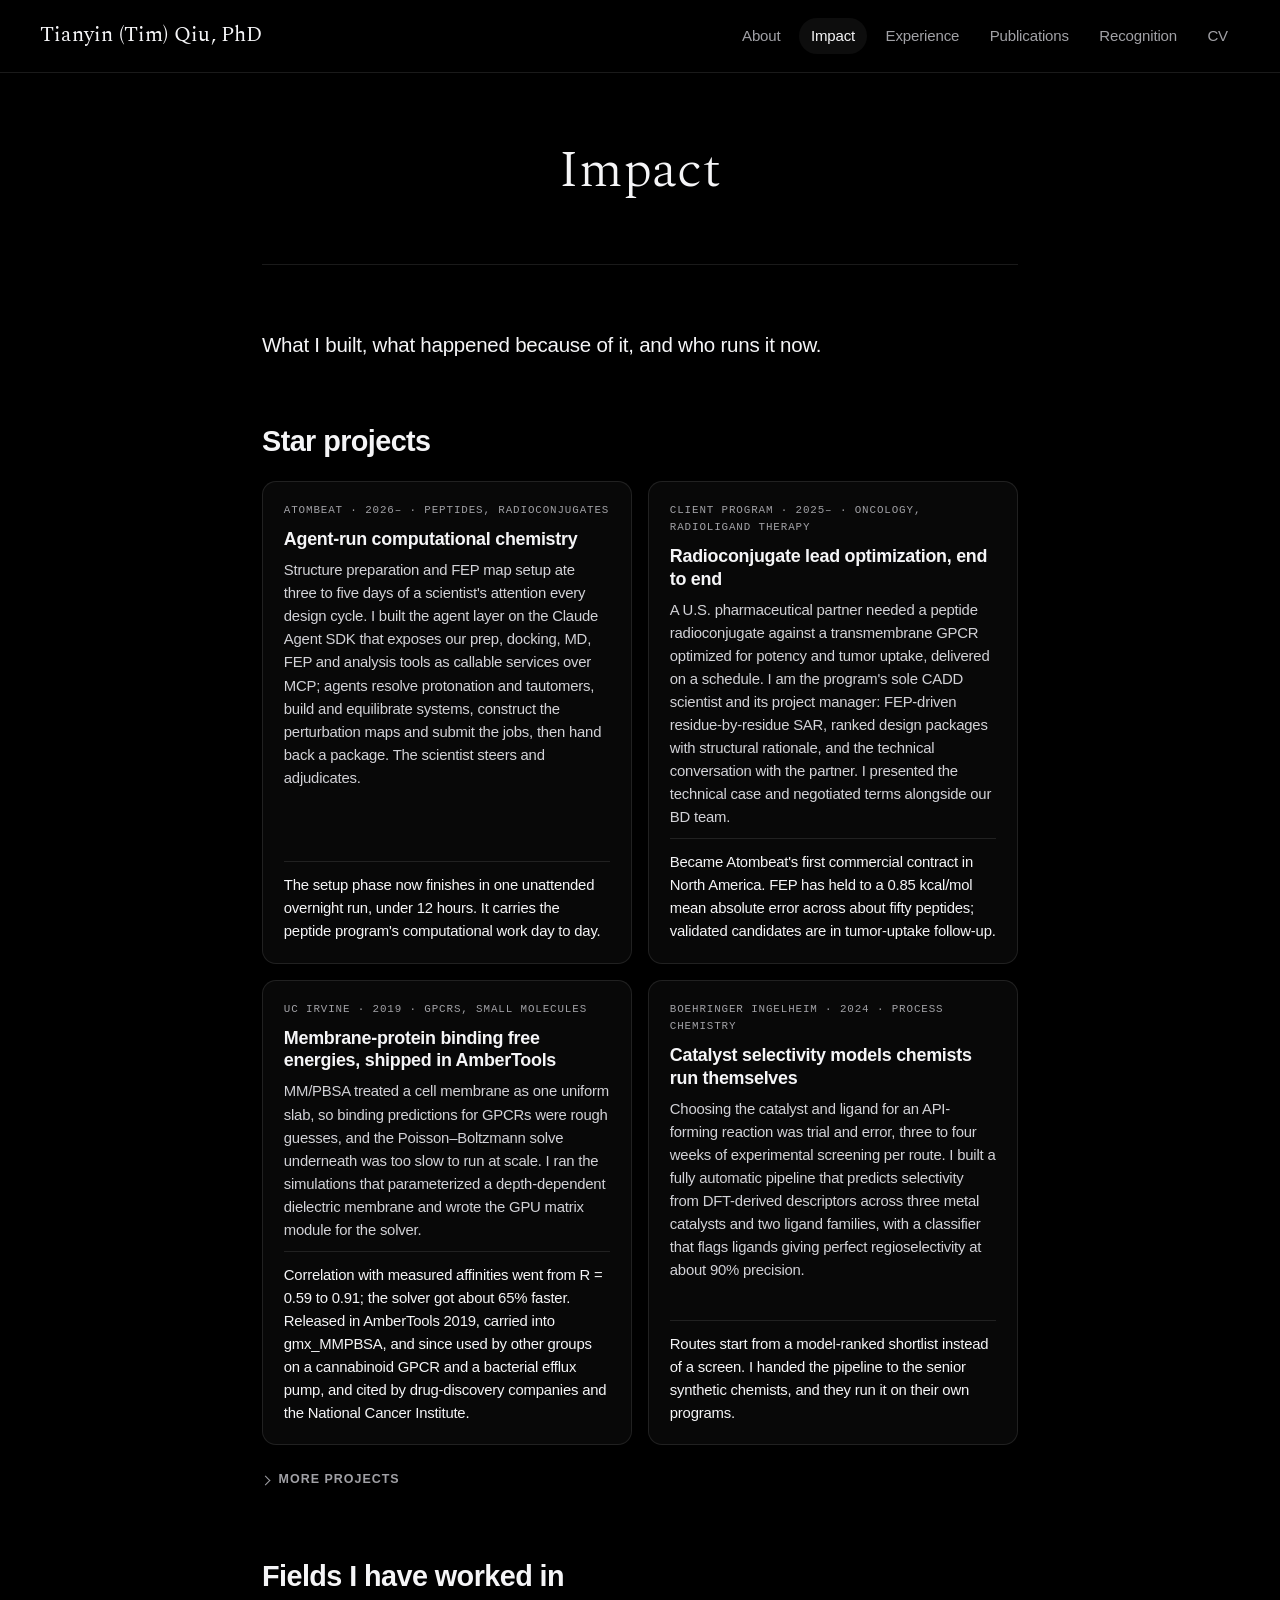
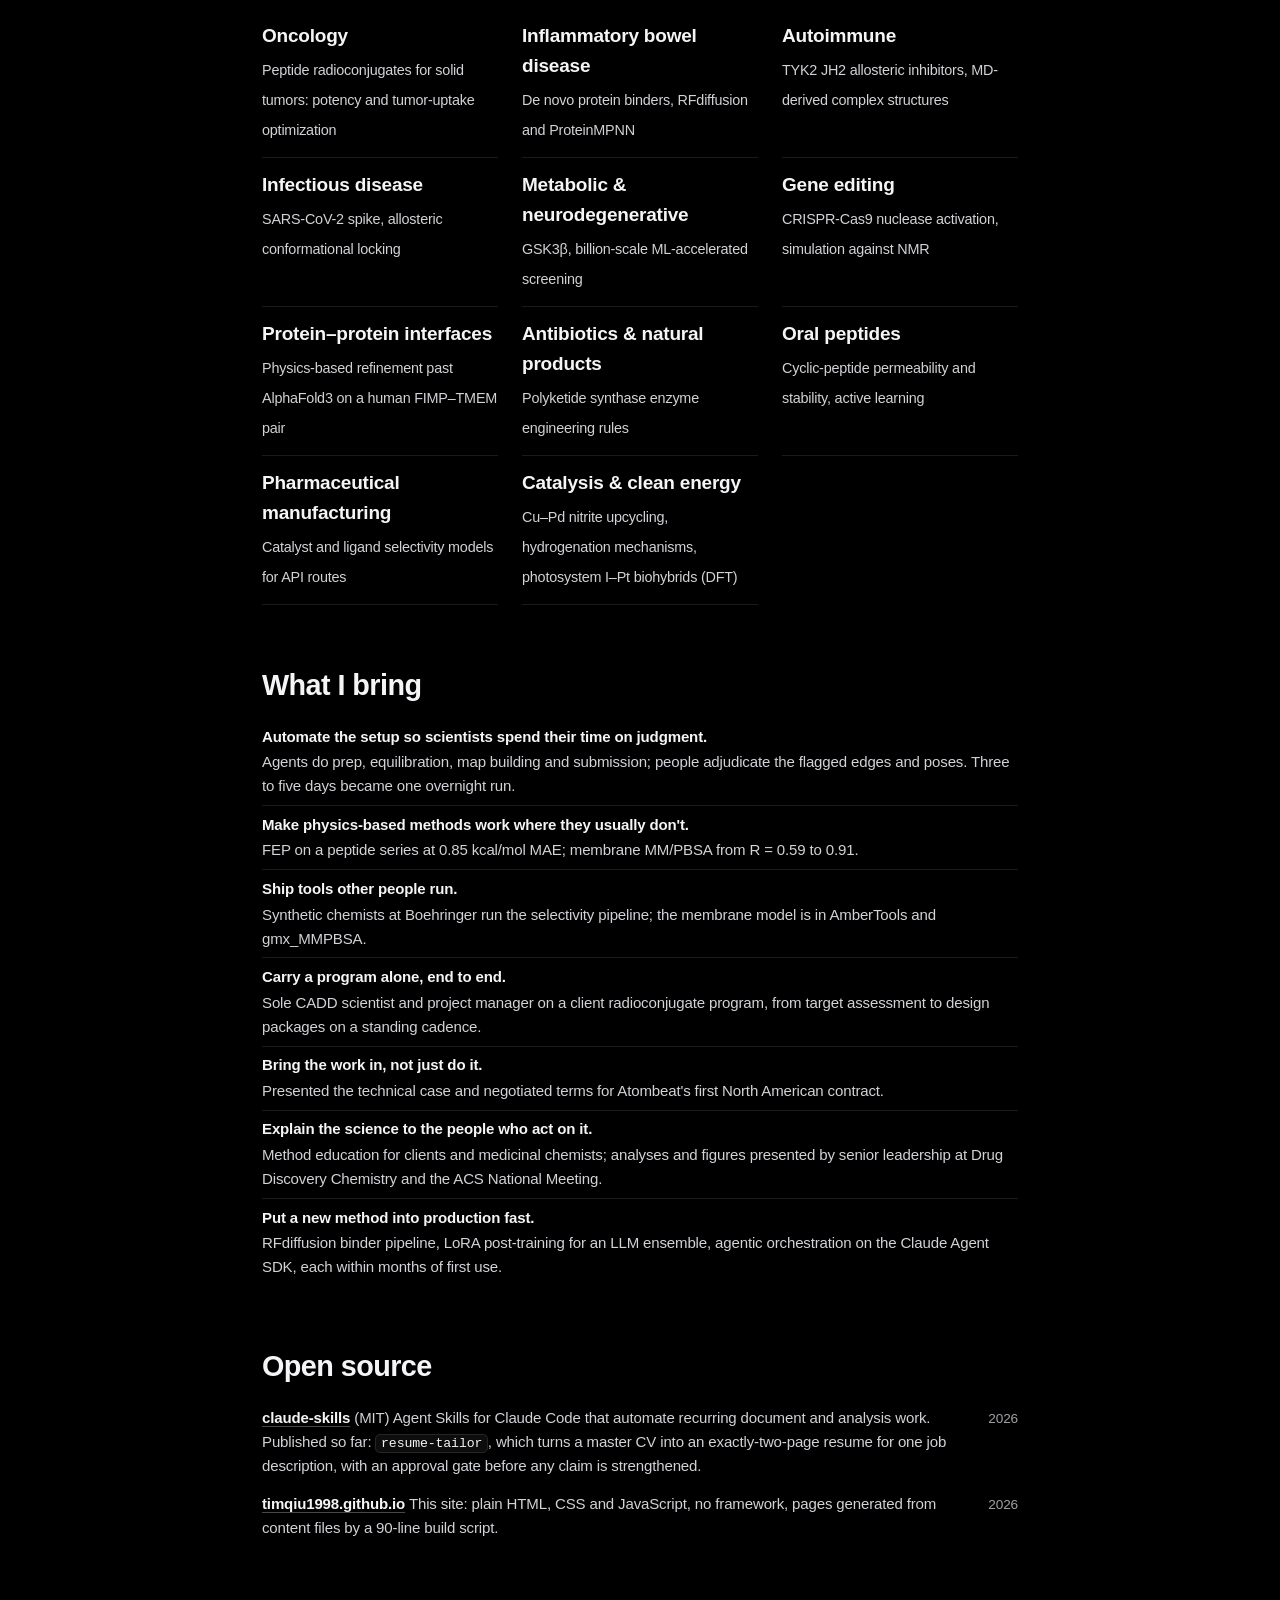
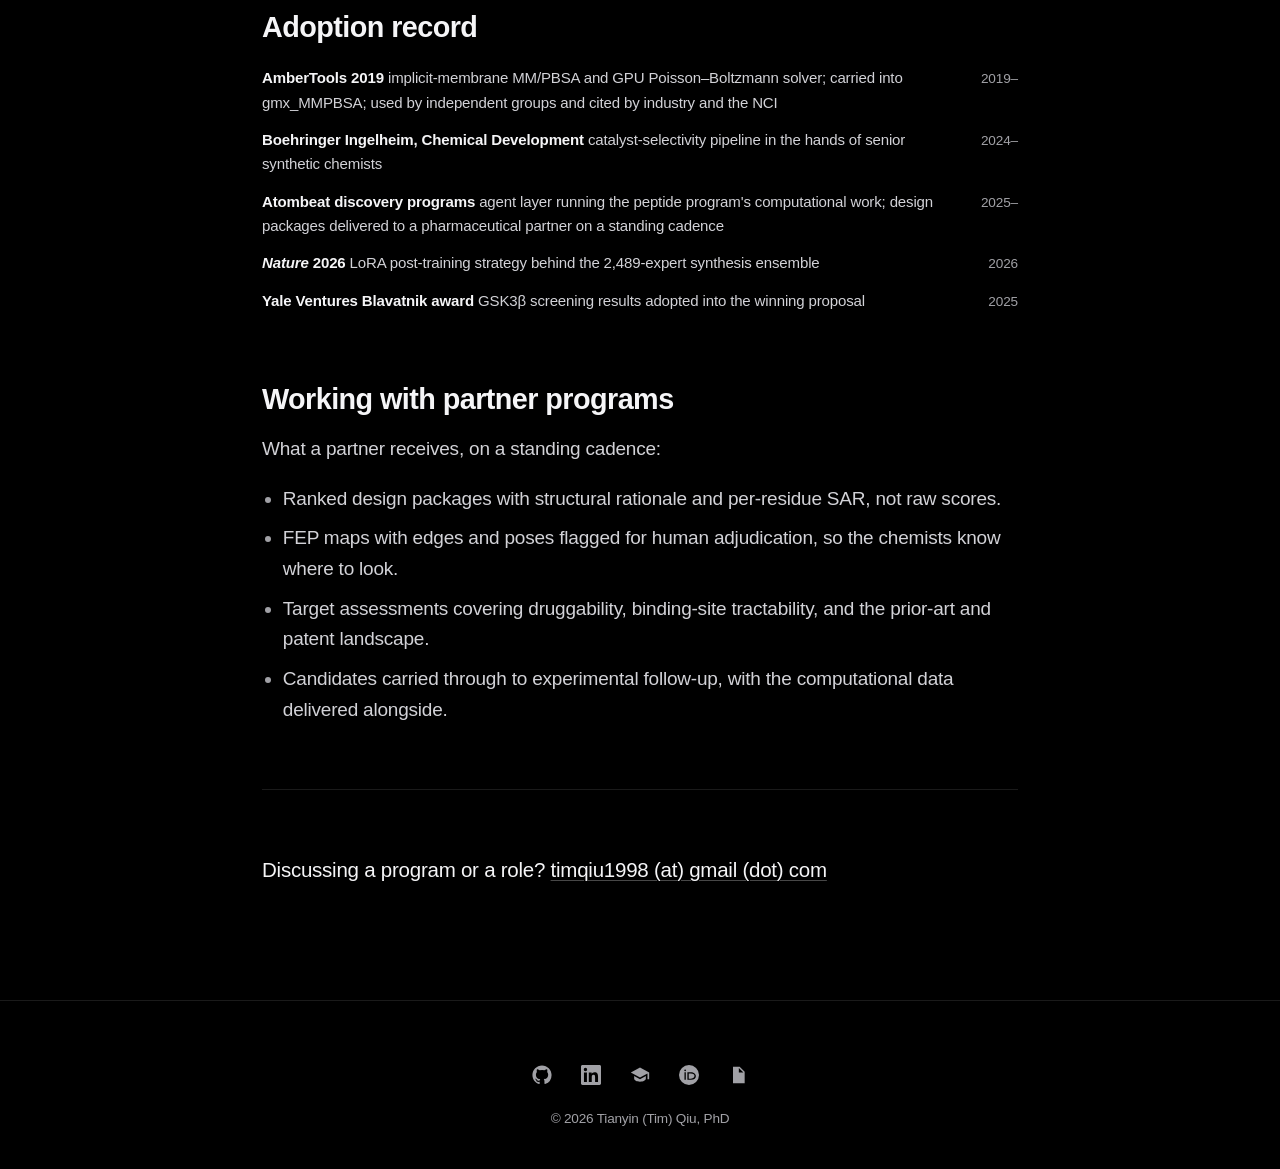
<file: impact/index.html>
<!DOCTYPE html>
<html lang="en">
<head>
<meta charset="utf-8">
<meta name="viewport" content="width=device-width, initial-scale=1">
<title>Impact | Tianyin (Tim) Qiu, PhD</title>
<meta name="description" content="What shipped, what it changed, and the numbers behind it.">
<meta property="og:type" content="website">
<meta property="og:title" content="Impact | Tianyin (Tim) Qiu, PhD">
<meta property="og:description" content="What shipped, what it changed, and the numbers behind it.">
<meta property="og:url" content="https://timqiu1998.github.io/impact/">
<meta property="og:image" content="https://timqiu1998.github.io/img/headshot.jpg">
<link rel="canonical" href="https://timqiu1998.github.io/impact/">
<link rel="icon" href="/img/favicon.svg" type="image/svg+xml">
<link rel="preconnect" href="https://fonts.googleapis.com">
<link rel="preconnect" href="https://fonts.gstatic.com" crossorigin>
<link href="https://fonts.googleapis.com/css2?family=Spectral:wght@200;300;400;500;600&amp;display=swap" rel="stylesheet">
<link rel="stylesheet" href="/css/main.css">
</head>
<body>
    <div class="reading-progress" aria-hidden="true"></div>
    <header class="header">
        <h1 class="site-title"><a href="/">Tianyin (Tim) Qiu, PhD</a></h1>
        <nav class="navigation" aria-label="Site">
            <a href="/about/" class="nav-link">About</a>
            <a href="/impact/" class="nav-link" aria-current="page">Impact</a>
            <a href="/experience/" class="nav-link">Experience</a>
            <a href="/publications/" class="nav-link">Publications</a>
            <a href="/recognition/" class="nav-link">Recognition</a>
            <a href="/assets/Tim_Qiu_CV.pdf" class="nav-link">CV</a>
        </nav>
    </header>
    <div class="container">
        <article class="content impact">
            <h1>Impact</h1>
            <hr>
            <p class="lede">What I built, what happened because of it, and who runs it now.</p>

            <h2>Star projects</h2>
            <div class="cards">
              <article class="card">
                <div class="eyebrow">Atombeat &middot; 2026&ndash; &middot; peptides, radioconjugates</div>
                <h3>Agent-run computational chemistry</h3>
                <p>Structure preparation and FEP map setup ate three to five days of a scientist's attention every design cycle. I built the agent layer on the Claude Agent SDK that exposes our prep, docking, MD, FEP and analysis tools as callable services over MCP; agents resolve protonation and tautomers, build and equilibrate systems, construct the perturbation maps and submit the jobs, then hand back a package. The scientist steers and adjudicates.</p>
                <p class="outcome">The setup phase now finishes in one unattended overnight run, under 12 hours. It carries the peptide program's computational work day to day.</p>
              </article>

              <article class="card">
                <div class="eyebrow">Client program &middot; 2025&ndash; &middot; oncology, radioligand therapy</div>
                <h3>Radioconjugate lead optimization, end to end</h3>
                <p>A U.S. pharmaceutical partner needed a peptide radioconjugate against a transmembrane GPCR optimized for potency and tumor uptake, delivered on a schedule. I am the program's sole CADD scientist and its project manager: FEP-driven residue-by-residue SAR, ranked design packages with structural rationale, and the technical conversation with the partner. I presented the technical case and negotiated terms alongside our BD team.</p>
                <p class="outcome">Became Atombeat's first commercial contract in North America. FEP has held to a 0.85 kcal/mol mean absolute error across about fifty peptides; validated candidates are in tumor-uptake follow-up.</p>
              </article>

              <article class="card">
                <div class="eyebrow">UC Irvine &middot; 2019 &middot; GPCRs, small molecules</div>
                <h3>Membrane-protein binding free energies, shipped in AmberTools</h3>
                <p>MM/PBSA treated a cell membrane as one uniform slab, so binding predictions for GPCRs were rough guesses, and the Poisson&ndash;Boltzmann solve underneath was too slow to run at scale. I ran the simulations that parameterized a depth-dependent dielectric membrane and wrote the GPU matrix module for the solver.</p>
                <p class="outcome">Correlation with measured affinities went from R = 0.59 to 0.91; the solver got about 65% faster. Released in AmberTools 2019, carried into gmx_MMPBSA, and since used by other groups on a cannabinoid GPCR and a bacterial efflux pump, and cited by drug-discovery companies and the National Cancer Institute.</p>
              </article>

              <article class="card">
                <div class="eyebrow">Boehringer Ingelheim &middot; 2024 &middot; process chemistry</div>
                <h3>Catalyst selectivity models chemists run themselves</h3>
                <p>Choosing the catalyst and ligand for an API-forming reaction was trial and error, three to four weeks of experimental screening per route. I built a fully automatic pipeline that predicts selectivity from DFT-derived descriptors across three metal catalysts and two ligand families, with a classifier that flags ligands giving perfect regioselectivity at about 90% precision.</p>
                <p class="outcome">Routes start from a model-ranked shortlist instead of a screen. I handed the pipeline to the senior synthetic chemists, and they run it on their own programs.</p>
              </article>
            </div>

            <details class="disclosure">
              <summary>More projects</summary>
              <ul>
                <li><strong>Expert-LLM ensemble for synthesis prediction</strong> (Yale, <em>Nature</em> 2026). Proposed the LoRA post-training strategy, and co-implemented it, behind 2,489 domain-expert models that turn the reaction literature into executable protocols.</li>
                <li><strong>Oral cyclic-peptide design platform</strong> (Atombeat). Co-developed the active-learning loop that folds non-natural amino acids in for permeability and stability; pilot campaigns returned about a 10% experimental hit rate.</li>
                <li><strong>De novo binders for an IBD target</strong> (Atombeat). Built the parallelized RFdiffusion and ProteinMPNN pipeline; 100+ diverse candidates, several in experimental validation.</li>
                <li><strong>Agent-built GPCR model</strong> (Atombeat). A high-fidelity protein&ndash;ligand model of the program's target, built and refined by an LLM-orchestrated workflow driving OpenMM across multi-hour automated cycles, read against residue-by-residue SAR.</li>
                <li><strong>Target assessment with patent-landscape mining</strong> (Atombeat). Druggability and tractability calls on the program's GPCR and an early-stage oncology target, with prior art surfaced by LLM toolkits to cut the client's patent-conflict risk.</li>
                <li><strong>Billion-scale virtual screening</strong> (Yale). ML-accelerated platform from SMILES to hit-enriched candidates; three novel GSK3&beta; scaffolds, adopted into a proposal that won a Yale Ventures Blavatnik award.</li>
                <li><strong>Locking the SARS-CoV-2 spike shut</strong> (Yale, co-first author). Screening plus MD found a compound that holds the trimer closed from an allosteric pocket rather than the fast-mutating ACE2 face.</li>
                <li><strong>Structures before synthesis</strong> (Yale, first author, under review). Electron density from simulation alone, refined into TYK2 inhibitor structures that matched the crystals and recovered features the experiment averaged away.</li>
                <li><strong>Beyond AlphaFold3</strong> (Yale). Physics-based refinement of a human FIMP&ndash;TMEM protein pair recovered a pair of key interface hydrogen bonds the predicted structure had missed.</li>
                <li><strong>CRISPR-Cas9 HNH activation</strong> (Yale). Mapped the switch-on pathway against a collaborator's NMR; three point mutations that could make Cas9 cut more faithfully.</li>
                <li><strong>Polyketide enzyme engineering</strong> (UC Irvine). Docking that identified the gating residues setting substrate length in a ketoreductase, and a double mutant to swap them.</li>
              </ul>
            </details>

            <h2>Fields I have worked in</h2>
            <div class="fields">
              <div class="field"><strong>Oncology</strong><span>Peptide radioconjugates for solid tumors: potency and tumor-uptake optimization</span></div>
              <div class="field"><strong>Inflammatory bowel disease</strong><span>De novo protein binders, RFdiffusion and ProteinMPNN</span></div>
              <div class="field"><strong>Autoimmune</strong><span>TYK2 JH2 allosteric inhibitors, MD-derived complex structures</span></div>
              <div class="field"><strong>Infectious disease</strong><span>SARS-CoV-2 spike, allosteric conformational locking</span></div>
              <div class="field"><strong>Metabolic &amp; neurodegenerative</strong><span>GSK3&beta;, billion-scale ML-accelerated screening</span></div>
              <div class="field"><strong>Gene editing</strong><span>CRISPR-Cas9 nuclease activation, simulation against NMR</span></div>
              <div class="field"><strong>Protein&ndash;protein interfaces</strong><span>Physics-based refinement past AlphaFold3 on a human FIMP&ndash;TMEM pair</span></div>
              <div class="field"><strong>Antibiotics &amp; natural products</strong><span>Polyketide synthase enzyme engineering rules</span></div>
              <div class="field"><strong>Oral peptides</strong><span>Cyclic-peptide permeability and stability, active learning</span></div>
              <div class="field"><strong>Pharmaceutical manufacturing</strong><span>Catalyst and ligand selectivity models for API routes</span></div>
              <div class="field"><strong>Catalysis &amp; clean energy</strong><span>Cu&ndash;Pd nitrite upcycling, hydrogenation mechanisms, photosystem I&ndash;Pt biohybrids (DFT)</span></div>
            </div>

            <h2>What I bring</h2>
            <ul class="line-list bring">
              <li><span class="line-main"><strong>Automate the setup so scientists spend their time on judgment.</strong> Agents do prep, equilibration, map building and submission; people adjudicate the flagged edges and poses. Three to five days became one overnight run.</span></li>
              <li><span class="line-main"><strong>Make physics-based methods work where they usually don't.</strong> FEP on a peptide series at 0.85 kcal/mol MAE; membrane MM/PBSA from R = 0.59 to 0.91.</span></li>
              <li><span class="line-main"><strong>Ship tools other people run.</strong> Synthetic chemists at Boehringer run the selectivity pipeline; the membrane model is in AmberTools and gmx_MMPBSA.</span></li>
              <li><span class="line-main"><strong>Carry a program alone, end to end.</strong> Sole CADD scientist and project manager on a client radioconjugate program, from target assessment to design packages on a standing cadence.</span></li>
              <li><span class="line-main"><strong>Bring the work in, not just do it.</strong> Presented the technical case and negotiated terms for Atombeat's first North American contract.</span></li>
              <li><span class="line-main"><strong>Explain the science to the people who act on it.</strong> Method education for clients and medicinal chemists; analyses and figures presented by senior leadership at Drug Discovery Chemistry and the ACS National Meeting.</span></li>
              <li><span class="line-main"><strong>Put a new method into production fast.</strong> RFdiffusion binder pipeline, LoRA post-training for an LLM ensemble, agentic orchestration on the Claude Agent SDK, each within months of first use.</span></li>
            </ul>

            <h2>Open source</h2>
            <ul class="line-list">
              <li><span class="line-main"><strong><a href="https://github.com/timqiu1998/claude-skills" rel="noopener">claude-skills</a></strong> (MIT) Agent Skills for Claude Code that automate recurring document and analysis work. Published so far: <code>resume-tailor</code>, which turns a master CV into an exactly-two-page resume for one job description, with an approval gate before any claim is strengthened.</span><span class="line-date">2026</span></li>
              <li><span class="line-main"><strong><a href="https://github.com/timqiu1998/timqiu1998.github.io" rel="noopener">timqiu1998.github.io</a></strong> This site: plain HTML, CSS and JavaScript, no framework, pages generated from content files by a 90-line build script.</span><span class="line-date">2026</span></li>
            </ul>

            <h2>Adoption record</h2>
            <ul class="line-list">
              <li><span class="line-main"><strong>AmberTools 2019</strong> implicit-membrane MM/PBSA and GPU Poisson&ndash;Boltzmann solver; carried into gmx_MMPBSA; used by independent groups and cited by industry and the NCI</span><span class="line-date">2019&ndash;</span></li>
              <li><span class="line-main"><strong>Boehringer Ingelheim, Chemical Development</strong> catalyst-selectivity pipeline in the hands of senior synthetic chemists</span><span class="line-date">2024&ndash;</span></li>
              <li><span class="line-main"><strong>Atombeat discovery programs</strong> agent layer running the peptide program's computational work; design packages delivered to a pharmaceutical partner on a standing cadence</span><span class="line-date">2025&ndash;</span></li>
              <li><span class="line-main"><strong><em>Nature</em> 2026</strong> LoRA post-training strategy behind the 2,489-expert synthesis ensemble</span><span class="line-date">2026</span></li>
              <li><span class="line-main"><strong>Yale Ventures Blavatnik award</strong> GSK3&beta; screening results adopted into the winning proposal</span><span class="line-date">2025</span></li>
            </ul>

            <h2>Working with partner programs</h2>
            <p>What a partner receives, on a standing cadence:</p>
            <ul>
              <li>Ranked design packages with structural rationale and per-residue SAR, not raw scores.</li>
              <li>FEP maps with edges and poses flagged for human adjudication, so the chemists know where to look.</li>
              <li>Target assessments covering druggability, binding-site tractability, and the prior-art and patent landscape.</li>
              <li>Candidates carried through to experimental follow-up, with the computational data delivered alongside.</li>
            </ul>

            <hr>
            <p class="lede">Discussing a program or a role? <a class="mailto" href="#" data-u="timqiu1998" data-d="gmail.com">timqiu1998 (at) gmail (dot) com</a></p>
        </article>
    </div>
    <footer class="footer">
        <div class="footer-links">
            <a href="https://github.com/timqiu1998" title="GitHub" aria-label="GitHub" rel="noopener"><svg viewBox="0 0 24 24" aria-hidden="true"><path d="M12 .5C5.65.5.5 5.65.5 12c0 5.08 3.29 9.39 7.86 10.91.58.1.79-.25.79-.56v-2.17c-3.2.7-3.87-1.37-3.87-1.37-.52-1.33-1.28-1.68-1.28-1.68-1.04-.71.08-.7.08-.7 1.15.08 1.76 1.19 1.76 1.19 1.03 1.76 2.7 1.25 3.36.96.1-.75.4-1.25.73-1.54-2.55-.29-5.24-1.28-5.24-5.69 0-1.26.45-2.29 1.19-3.09-.12-.29-.52-1.46.11-3.05 0 0 .97-.31 3.17 1.18a11 11 0 0 1 5.78 0c2.2-1.49 3.17-1.18 3.17-1.18.63 1.59.23 2.76.11 3.05.74.8 1.19 1.83 1.19 3.09 0 4.42-2.7 5.39-5.26 5.68.41.36.78 1.05.78 2.12v3.15c0 .31.21.67.8.56A11.5 11.5 0 0 0 23.5 12C23.5 5.65 18.35.5 12 .5z"/></svg></a>
            <a href="https://www.linkedin.com/in/tianyin-qiu-9b863b152" title="LinkedIn" aria-label="LinkedIn" rel="noopener"><svg viewBox="0 0 24 24" aria-hidden="true"><path d="M20.45 20.45h-3.55v-5.57c0-1.33-.03-3.04-1.85-3.04-1.85 0-2.14 1.45-2.14 2.94v5.67H9.36V9h3.41v1.56h.05c.47-.9 1.63-1.85 3.36-1.85 3.6 0 4.27 2.37 4.27 5.45v6.29zM5.34 7.43a2.06 2.06 0 1 1 0-4.12 2.06 2.06 0 0 1 0 4.12zM7.12 20.45H3.56V9h3.56v11.45zM22.22 0H1.77C.79 0 0 .77 0 1.73v20.54C0 23.23.79 24 1.77 24h20.45c.98 0 1.78-.77 1.78-1.73V1.73C24 .77 23.2 0 22.22 0z"/></svg></a>
            <a href="https://scholar.google.com/citations?user=ViLQhdYAAAAJ" title="Google Scholar" aria-label="Google Scholar" rel="noopener"><svg viewBox="0 0 24 24" aria-hidden="true"><path d="M12 3 1 9l11 6 9-4.91V17h2V9L12 3zm0 14.1L5 13.3v3.2c0 1.9 3.1 3.5 7 3.5s7-1.6 7-3.5v-3.2l-7 3.8z"/></svg></a>
            <a href="https://orcid.org/0000-0002-3490-8469" title="ORCID" aria-label="ORCID" rel="noopener"><svg viewBox="0 0 24 24" aria-hidden="true"><path d="M12 0a12 12 0 1 0 0 24 12 12 0 0 0 0-24zM7.37 5.4a1.03 1.03 0 1 1 0 2.06 1.03 1.03 0 0 1 0-2.06zm-.8 3.2h1.6v9.2h-1.6V8.6zm3.5 0h4.3c4.1 0 5.9 2.93 5.9 4.6 0 2.36-1.87 4.6-5.87 4.6h-4.33V8.6zm1.6 1.45v6.3h2.5c3.6 0 4.43-2.7 4.43-3.15 0-1.73-1.1-3.15-4.5-3.15h-2.43z"/></svg></a>
            <a href="/assets/Tim_Qiu_CV.pdf" title="CV (PDF)" aria-label="CV (PDF)"><svg viewBox="0 0 24 24" aria-hidden="true"><path d="M6 2h8l6 6v14H6V2zm7 1.5V9h5.5L13 3.5zM8 12h8v1.5H8V12zm0 3h8v1.5H8V15zm0 3h5v1.5H8V18z"/></svg></a>
        </div>
        <p class="copyright">&copy; <span id="year">2026</span> Tianyin (Tim) Qiu, PhD</p>
    </footer>
    <a href="#" class="back-to-top" aria-label="Back to top">
        <svg viewBox="0 0 24 24" aria-hidden="true"><path d="M12 19V5M5 12l7-7 7 7"/></svg>
    </a>
    <script src="/js/site.js"></script>
</body>
</html>
</file>
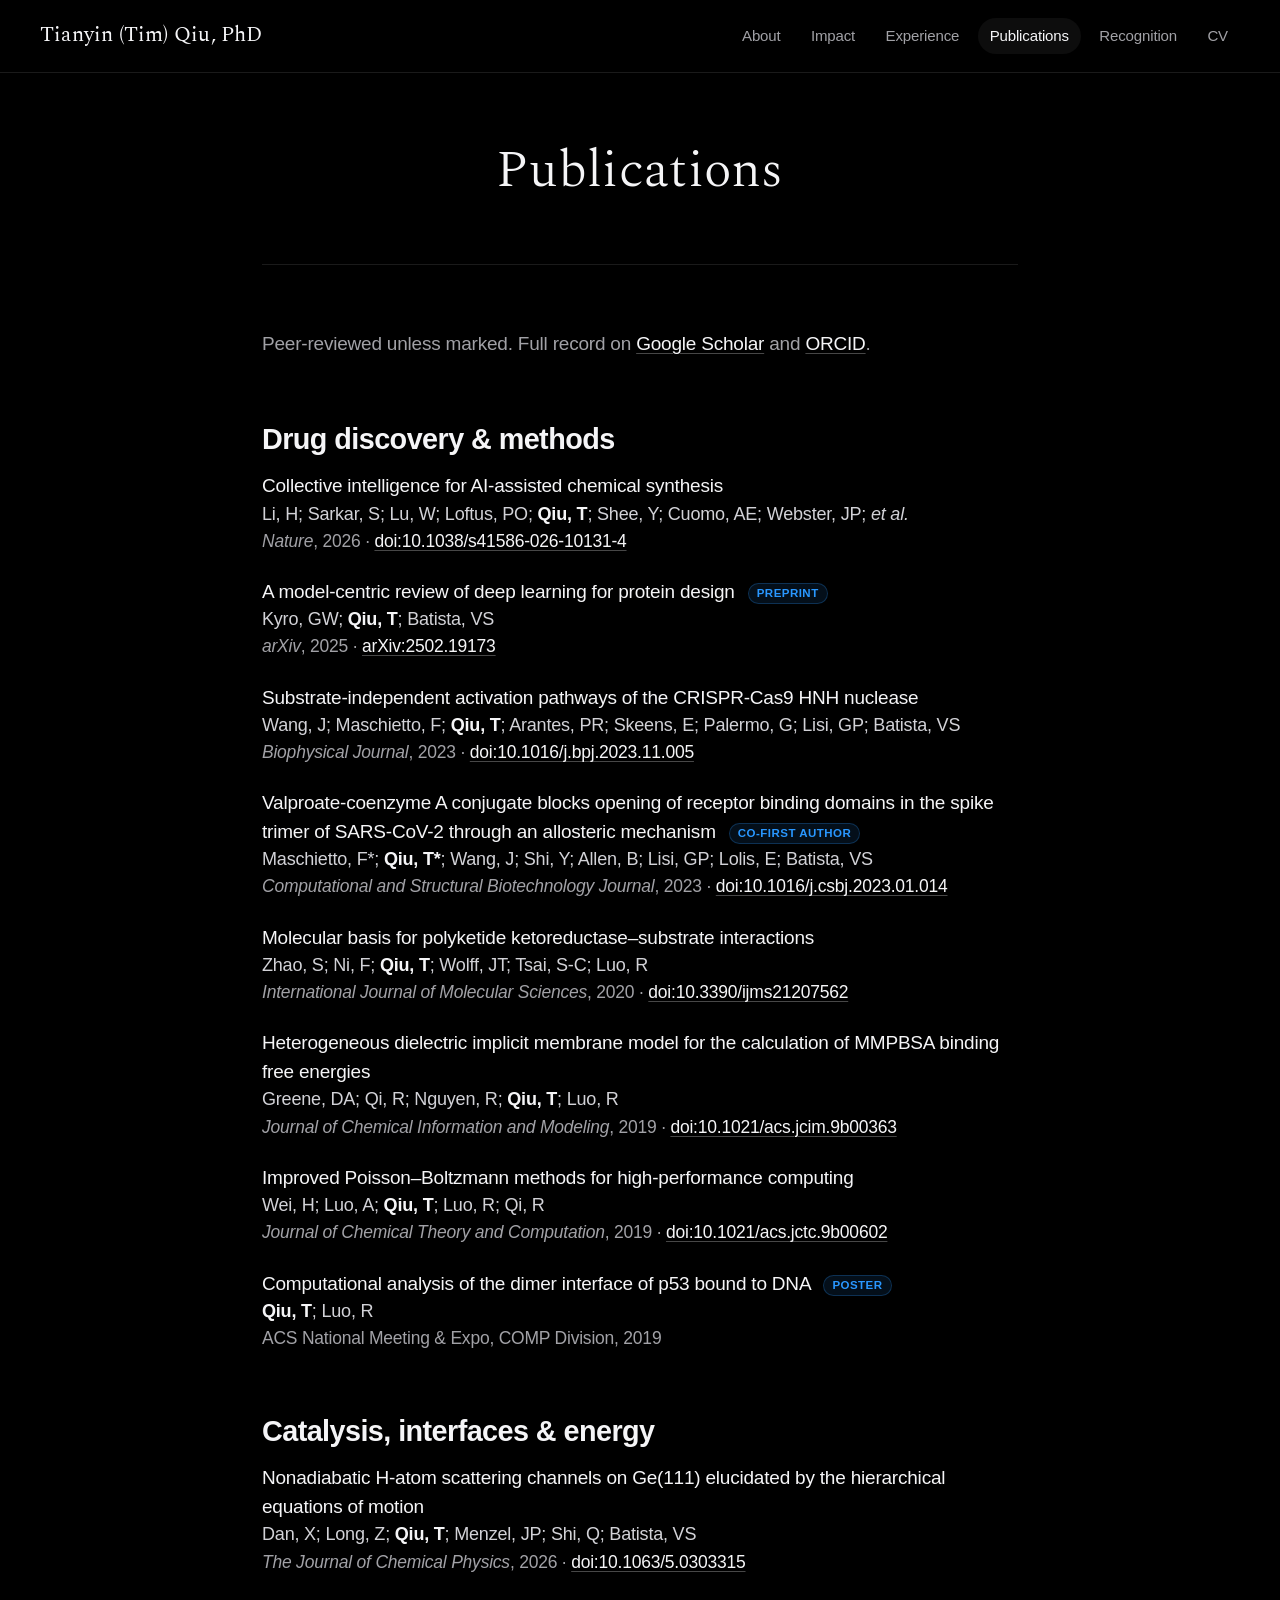
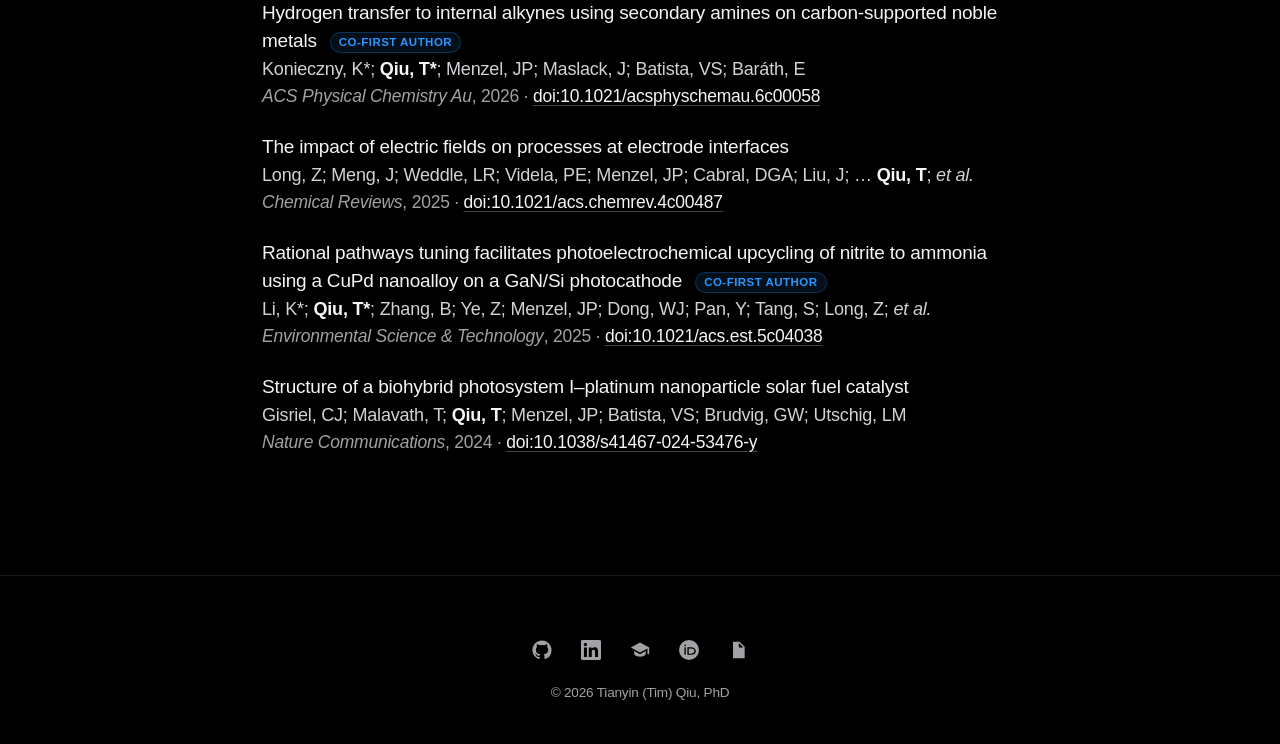
<file: publications/index.html>
<!DOCTYPE html>
<html lang="en">
<head>
<meta charset="utf-8">
<meta name="viewport" content="width=device-width, initial-scale=1">
<title>Publications | Tianyin (Tim) Qiu, PhD</title>
<meta name="description" content="Peer-reviewed publications and preprints.">
<meta property="og:type" content="website">
<meta property="og:title" content="Publications | Tianyin (Tim) Qiu, PhD">
<meta property="og:description" content="Peer-reviewed publications and preprints.">
<meta property="og:url" content="https://timqiu1998.github.io/publications/">
<meta property="og:image" content="https://timqiu1998.github.io/img/headshot.jpg">
<link rel="canonical" href="https://timqiu1998.github.io/publications/">
<link rel="icon" href="/img/favicon.svg" type="image/svg+xml">
<link rel="preconnect" href="https://fonts.googleapis.com">
<link rel="preconnect" href="https://fonts.gstatic.com" crossorigin>
<link href="https://fonts.googleapis.com/css2?family=Spectral:wght@200;300;400;500;600&amp;display=swap" rel="stylesheet">
<link rel="stylesheet" href="/css/main.css">
</head>
<body>
    <div class="reading-progress" aria-hidden="true"></div>
    <header class="header">
        <h1 class="site-title"><a href="/">Tianyin (Tim) Qiu, PhD</a></h1>
        <nav class="navigation" aria-label="Site">
            <a href="/about/" class="nav-link">About</a>
            <a href="/impact/" class="nav-link">Impact</a>
            <a href="/experience/" class="nav-link">Experience</a>
            <a href="/publications/" class="nav-link" aria-current="page">Publications</a>
            <a href="/recognition/" class="nav-link">Recognition</a>
            <a href="/assets/Tim_Qiu_CV.pdf" class="nav-link">CV</a>
        </nav>
    </header>
    <div class="container">
        <article class="content publications">
            <h1>Publications</h1>
            <hr>
            <p class="muted">Peer-reviewed unless marked. Full record on
              <a href="https://scholar.google.com/citations?user=ViLQhdYAAAAJ" rel="noopener">Google Scholar</a> and
              <a href="https://orcid.org/0000-0002-3490-8469" rel="noopener">ORCID</a>.</p>

            <h2>Drug discovery &amp; methods</h2>
            <ul class="pub-list">
              <li>
                <p class="pub-title">Collective intelligence for AI-assisted chemical synthesis</p>
                <p class="pub-authors">Li, H; Sarkar, S; Lu, W; Loftus, PO; <strong>Qiu, T</strong>; Shee, Y; Cuomo, AE; Webster, JP; <em>et al.</em></p>
                <p class="pub-venue"><em>Nature</em>, 2026 &middot; <a href="https://doi.org/10.1038/s41586-026-10131-4" rel="noopener">doi:10.1038/s41586-026-10131-4</a></p>
              </li>
              <li>
                <p class="pub-title">A model-centric review of deep learning for protein design <span class="pub-tag">Preprint</span></p>
                <p class="pub-authors">Kyro, GW; <strong>Qiu, T</strong>; Batista, VS</p>
                <p class="pub-venue"><em>arXiv</em>, 2025 &middot; <a href="https://arxiv.org/abs/2502.19173" rel="noopener">arXiv:2502.19173</a></p>
              </li>
              <li>
                <p class="pub-title">Substrate-independent activation pathways of the CRISPR-Cas9 HNH nuclease</p>
                <p class="pub-authors">Wang, J; Maschietto, F; <strong>Qiu, T</strong>; Arantes, PR; Skeens, E; Palermo, G; Lisi, GP; Batista, VS</p>
                <p class="pub-venue"><em>Biophysical Journal</em>, 2023 &middot; <a href="https://doi.org/10.1016/j.bpj.2023.11.005" rel="noopener">doi:10.1016/j.bpj.2023.11.005</a></p>
              </li>
              <li>
                <p class="pub-title">Valproate-coenzyme A conjugate blocks opening of receptor binding domains in the spike trimer of SARS-CoV-2 through an allosteric mechanism <span class="pub-tag">Co-first author</span></p>
                <p class="pub-authors">Maschietto, F*; <strong>Qiu, T*</strong>; Wang, J; Shi, Y; Allen, B; Lisi, GP; Lolis, E; Batista, VS</p>
                <p class="pub-venue"><em>Computational and Structural Biotechnology Journal</em>, 2023 &middot; <a href="https://doi.org/10.1016/j.csbj.2023.01.014" rel="noopener">doi:10.1016/j.csbj.2023.01.014</a></p>
              </li>
              <li>
                <p class="pub-title">Molecular basis for polyketide ketoreductase&ndash;substrate interactions</p>
                <p class="pub-authors">Zhao, S; Ni, F; <strong>Qiu, T</strong>; Wolff, JT; Tsai, S-C; Luo, R</p>
                <p class="pub-venue"><em>International Journal of Molecular Sciences</em>, 2020 &middot; <a href="https://doi.org/10.3390/ijms21207562" rel="noopener">doi:10.3390/ijms21207562</a></p>
              </li>
              <li>
                <p class="pub-title">Heterogeneous dielectric implicit membrane model for the calculation of MMPBSA binding free energies</p>
                <p class="pub-authors">Greene, DA; Qi, R; Nguyen, R; <strong>Qiu, T</strong>; Luo, R</p>
                <p class="pub-venue"><em>Journal of Chemical Information and Modeling</em>, 2019 &middot; <a href="https://doi.org/10.1021/acs.jcim.9b00363" rel="noopener">doi:10.1021/acs.jcim.9b00363</a></p>
              </li>
              <li>
                <p class="pub-title">Improved Poisson&ndash;Boltzmann methods for high-performance computing</p>
                <p class="pub-authors">Wei, H; Luo, A; <strong>Qiu, T</strong>; Luo, R; Qi, R</p>
                <p class="pub-venue"><em>Journal of Chemical Theory and Computation</em>, 2019 &middot; <a href="https://doi.org/10.1021/acs.jctc.9b00602" rel="noopener">doi:10.1021/acs.jctc.9b00602</a></p>
              </li>
              <li>
                <p class="pub-title">Computational analysis of the dimer interface of p53 bound to DNA <span class="pub-tag">Poster</span></p>
                <p class="pub-authors"><strong>Qiu, T</strong>; Luo, R</p>
                <p class="pub-venue">ACS National Meeting &amp; Expo, COMP Division, 2019</p>
              </li>
            </ul>

            <h2>Catalysis, interfaces &amp; energy</h2>
            <ul class="pub-list">
              <li>
                <p class="pub-title">Nonadiabatic H-atom scattering channels on Ge(111) elucidated by the hierarchical equations of motion</p>
                <p class="pub-authors">Dan, X; Long, Z; <strong>Qiu, T</strong>; Menzel, JP; Shi, Q; Batista, VS</p>
                <p class="pub-venue"><em>The Journal of Chemical Physics</em>, 2026 &middot; <a href="https://doi.org/10.1063/5.0303315" rel="noopener">doi:10.1063/5.0303315</a></p>
              </li>
              <li>
                <p class="pub-title">Hydrogen transfer to internal alkynes using secondary amines on carbon-supported noble metals <span class="pub-tag">Co-first author</span></p>
                <p class="pub-authors">Konieczny, K*; <strong>Qiu, T*</strong>; Menzel, JP; Maslack, J; Batista, VS; Bar&aacute;th, E</p>
                <p class="pub-venue"><em>ACS Physical Chemistry Au</em>, 2026 &middot; <a href="https://doi.org/10.1021/acsphyschemau.6c00058" rel="noopener">doi:10.1021/acsphyschemau.6c00058</a></p>
              </li>
              <li>
                <p class="pub-title">The impact of electric fields on processes at electrode interfaces</p>
                <p class="pub-authors">Long, Z; Meng, J; Weddle, LR; Videla, PE; Menzel, JP; Cabral, DGA; Liu, J; &hellip; <strong>Qiu, T</strong>; <em>et al.</em></p>
                <p class="pub-venue"><em>Chemical Reviews</em>, 2025 &middot; <a href="https://doi.org/10.1021/acs.chemrev.4c00487" rel="noopener">doi:10.1021/acs.chemrev.4c00487</a></p>
              </li>
              <li>
                <p class="pub-title">Rational pathways tuning facilitates photoelectrochemical upcycling of nitrite to ammonia using a CuPd nanoalloy on a GaN/Si photocathode <span class="pub-tag">Co-first author</span></p>
                <p class="pub-authors">Li, K*; <strong>Qiu, T*</strong>; Zhang, B; Ye, Z; Menzel, JP; Dong, WJ; Pan, Y; Tang, S; Long, Z; <em>et al.</em></p>
                <p class="pub-venue"><em>Environmental Science &amp; Technology</em>, 2025 &middot; <a href="https://doi.org/10.1021/acs.est.5c04038" rel="noopener">doi:10.1021/acs.est.5c04038</a></p>
              </li>
              <li>
                <p class="pub-title">Structure of a biohybrid photosystem I&ndash;platinum nanoparticle solar fuel catalyst</p>
                <p class="pub-authors">Gisriel, CJ; Malavath, T; <strong>Qiu, T</strong>; Menzel, JP; Batista, VS; Brudvig, GW; Utschig, LM</p>
                <p class="pub-venue"><em>Nature Communications</em>, 2024 &middot; <a href="https://doi.org/10.1038/s41467-024-53476-y" rel="noopener">doi:10.1038/s41467-024-53476-y</a></p>
              </li>
            </ul>
        </article>
    </div>
    <footer class="footer">
        <div class="footer-links">
            <a href="https://github.com/timqiu1998" title="GitHub" aria-label="GitHub" rel="noopener"><svg viewBox="0 0 24 24" aria-hidden="true"><path d="M12 .5C5.65.5.5 5.65.5 12c0 5.08 3.29 9.39 7.86 10.91.58.1.79-.25.79-.56v-2.17c-3.2.7-3.87-1.37-3.87-1.37-.52-1.33-1.28-1.68-1.28-1.68-1.04-.71.08-.7.08-.7 1.15.08 1.76 1.19 1.76 1.19 1.03 1.76 2.7 1.25 3.36.96.1-.75.4-1.25.73-1.54-2.55-.29-5.24-1.28-5.24-5.69 0-1.26.45-2.29 1.19-3.09-.12-.29-.52-1.46.11-3.05 0 0 .97-.31 3.17 1.18a11 11 0 0 1 5.78 0c2.2-1.49 3.17-1.18 3.17-1.18.63 1.59.23 2.76.11 3.05.74.8 1.19 1.83 1.19 3.09 0 4.42-2.7 5.39-5.26 5.68.41.36.78 1.05.78 2.12v3.15c0 .31.21.67.8.56A11.5 11.5 0 0 0 23.5 12C23.5 5.65 18.35.5 12 .5z"/></svg></a>
            <a href="https://www.linkedin.com/in/tianyin-qiu-9b863b152" title="LinkedIn" aria-label="LinkedIn" rel="noopener"><svg viewBox="0 0 24 24" aria-hidden="true"><path d="M20.45 20.45h-3.55v-5.57c0-1.33-.03-3.04-1.85-3.04-1.85 0-2.14 1.45-2.14 2.94v5.67H9.36V9h3.41v1.56h.05c.47-.9 1.63-1.85 3.36-1.85 3.6 0 4.27 2.37 4.27 5.45v6.29zM5.34 7.43a2.06 2.06 0 1 1 0-4.12 2.06 2.06 0 0 1 0 4.12zM7.12 20.45H3.56V9h3.56v11.45zM22.22 0H1.77C.79 0 0 .77 0 1.73v20.54C0 23.23.79 24 1.77 24h20.45c.98 0 1.78-.77 1.78-1.73V1.73C24 .77 23.2 0 22.22 0z"/></svg></a>
            <a href="https://scholar.google.com/citations?user=ViLQhdYAAAAJ" title="Google Scholar" aria-label="Google Scholar" rel="noopener"><svg viewBox="0 0 24 24" aria-hidden="true"><path d="M12 3 1 9l11 6 9-4.91V17h2V9L12 3zm0 14.1L5 13.3v3.2c0 1.9 3.1 3.5 7 3.5s7-1.6 7-3.5v-3.2l-7 3.8z"/></svg></a>
            <a href="https://orcid.org/0000-0002-3490-8469" title="ORCID" aria-label="ORCID" rel="noopener"><svg viewBox="0 0 24 24" aria-hidden="true"><path d="M12 0a12 12 0 1 0 0 24 12 12 0 0 0 0-24zM7.37 5.4a1.03 1.03 0 1 1 0 2.06 1.03 1.03 0 0 1 0-2.06zm-.8 3.2h1.6v9.2h-1.6V8.6zm3.5 0h4.3c4.1 0 5.9 2.93 5.9 4.6 0 2.36-1.87 4.6-5.87 4.6h-4.33V8.6zm1.6 1.45v6.3h2.5c3.6 0 4.43-2.7 4.43-3.15 0-1.73-1.1-3.15-4.5-3.15h-2.43z"/></svg></a>
            <a href="/assets/Tim_Qiu_CV.pdf" title="CV (PDF)" aria-label="CV (PDF)"><svg viewBox="0 0 24 24" aria-hidden="true"><path d="M6 2h8l6 6v14H6V2zm7 1.5V9h5.5L13 3.5zM8 12h8v1.5H8V12zm0 3h8v1.5H8V15zm0 3h5v1.5H8V18z"/></svg></a>
        </div>
        <p class="copyright">&copy; <span id="year">2026</span> Tianyin (Tim) Qiu, PhD</p>
    </footer>
    <a href="#" class="back-to-top" aria-label="Back to top">
        <svg viewBox="0 0 24 24" aria-hidden="true"><path d="M12 19V5M5 12l7-7 7 7"/></svg>
    </a>
    <script src="/js/site.js"></script>
</body>
</html>
</file>
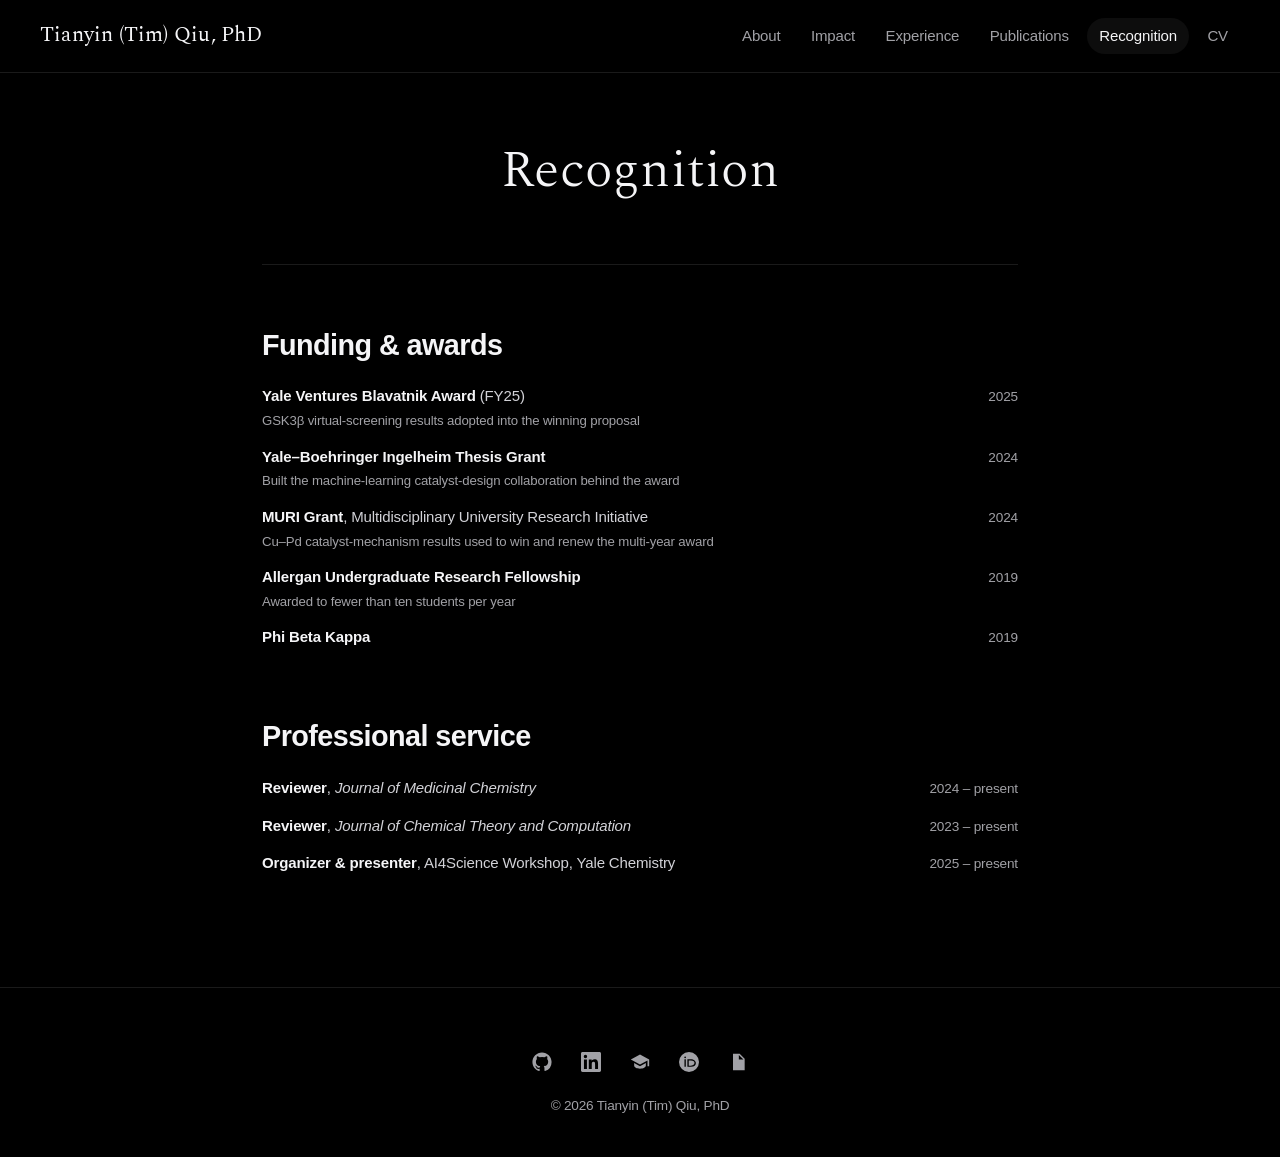
<file: recognition/index.html>
<!DOCTYPE html>
<html lang="en">
<head>
<meta charset="utf-8">
<meta name="viewport" content="width=device-width, initial-scale=1">
<title>Recognition | Tianyin (Tim) Qiu, PhD</title>
<meta name="description" content="Funding, awards, and professional service.">
<meta property="og:type" content="website">
<meta property="og:title" content="Recognition | Tianyin (Tim) Qiu, PhD">
<meta property="og:description" content="Funding, awards, and professional service.">
<meta property="og:url" content="https://timqiu1998.github.io/recognition/">
<meta property="og:image" content="https://timqiu1998.github.io/img/headshot.jpg">
<link rel="canonical" href="https://timqiu1998.github.io/recognition/">
<link rel="icon" href="/img/favicon.svg" type="image/svg+xml">
<link rel="preconnect" href="https://fonts.googleapis.com">
<link rel="preconnect" href="https://fonts.gstatic.com" crossorigin>
<link href="https://fonts.googleapis.com/css2?family=Spectral:wght@200;300;400;500;600&amp;display=swap" rel="stylesheet">
<link rel="stylesheet" href="/css/main.css">
</head>
<body>
    <div class="reading-progress" aria-hidden="true"></div>
    <header class="header">
        <h1 class="site-title"><a href="/">Tianyin (Tim) Qiu, PhD</a></h1>
        <nav class="navigation" aria-label="Site">
            <a href="/about/" class="nav-link">About</a>
            <a href="/impact/" class="nav-link">Impact</a>
            <a href="/experience/" class="nav-link">Experience</a>
            <a href="/publications/" class="nav-link">Publications</a>
            <a href="/recognition/" class="nav-link" aria-current="page">Recognition</a>
            <a href="/assets/Tim_Qiu_CV.pdf" class="nav-link">CV</a>
        </nav>
    </header>
    <div class="container">
        <article class="content recognition">
            <h1>Recognition</h1>
            <hr>
            <h2>Funding &amp; awards</h2>
            <ul class="line-list">
              <li>
                <span class="line-main"><strong>Yale Ventures Blavatnik Award</strong> (FY25)
                  <span class="line-sub">GSK3&beta; virtual-screening results adopted into the winning proposal</span></span>
                <span class="line-date">2025</span>
              </li>
              <li>
                <span class="line-main"><strong>Yale&ndash;Boehringer Ingelheim Thesis Grant</strong>
                  <span class="line-sub">Built the machine-learning catalyst-design collaboration behind the award</span></span>
                <span class="line-date">2024</span>
              </li>
              <li>
                <span class="line-main"><strong>MURI Grant</strong>, Multidisciplinary University Research Initiative
                  <span class="line-sub">Cu&ndash;Pd catalyst-mechanism results used to win and renew the multi-year award</span></span>
                <span class="line-date">2024</span>
              </li>
              <li>
                <span class="line-main"><strong>Allergan Undergraduate Research Fellowship</strong>
                  <span class="line-sub">Awarded to fewer than ten students per year</span></span>
                <span class="line-date">2019</span>
              </li>
              <li>
                <span class="line-main"><strong>Phi Beta Kappa</strong></span>
                <span class="line-date">2019</span>
              </li>
            </ul>

            <h2>Professional service</h2>
            <ul class="line-list">
              <li>
                <span class="line-main"><strong>Reviewer</strong>, <em>Journal of Medicinal Chemistry</em></span>
                <span class="line-date">2024 &ndash; present</span>
              </li>
              <li>
                <span class="line-main"><strong>Reviewer</strong>, <em>Journal of Chemical Theory and Computation</em></span>
                <span class="line-date">2023 &ndash; present</span>
              </li>
              <li>
                <span class="line-main"><strong>Organizer &amp; presenter</strong>, AI4Science Workshop, Yale Chemistry</span>
                <span class="line-date">2025 &ndash; present</span>
              </li>
            </ul>
        </article>
    </div>
    <footer class="footer">
        <div class="footer-links">
            <a href="https://github.com/timqiu1998" title="GitHub" aria-label="GitHub" rel="noopener"><svg viewBox="0 0 24 24" aria-hidden="true"><path d="M12 .5C5.65.5.5 5.65.5 12c0 5.08 3.29 9.39 7.86 10.91.58.1.79-.25.79-.56v-2.17c-3.2.7-3.87-1.37-3.87-1.37-.52-1.33-1.28-1.68-1.28-1.68-1.04-.71.08-.7.08-.7 1.15.08 1.76 1.19 1.76 1.19 1.03 1.76 2.7 1.25 3.36.96.1-.75.4-1.25.73-1.54-2.55-.29-5.24-1.28-5.24-5.69 0-1.26.45-2.29 1.19-3.09-.12-.29-.52-1.46.11-3.05 0 0 .97-.31 3.17 1.18a11 11 0 0 1 5.78 0c2.2-1.49 3.17-1.18 3.17-1.18.63 1.59.23 2.76.11 3.05.74.8 1.19 1.83 1.19 3.09 0 4.42-2.7 5.39-5.26 5.68.41.36.78 1.05.78 2.12v3.15c0 .31.21.67.8.56A11.5 11.5 0 0 0 23.5 12C23.5 5.65 18.35.5 12 .5z"/></svg></a>
            <a href="https://www.linkedin.com/in/tianyin-qiu-9b863b152" title="LinkedIn" aria-label="LinkedIn" rel="noopener"><svg viewBox="0 0 24 24" aria-hidden="true"><path d="M20.45 20.45h-3.55v-5.57c0-1.33-.03-3.04-1.85-3.04-1.85 0-2.14 1.45-2.14 2.94v5.67H9.36V9h3.41v1.56h.05c.47-.9 1.63-1.85 3.36-1.85 3.6 0 4.27 2.37 4.27 5.45v6.29zM5.34 7.43a2.06 2.06 0 1 1 0-4.12 2.06 2.06 0 0 1 0 4.12zM7.12 20.45H3.56V9h3.56v11.45zM22.22 0H1.77C.79 0 0 .77 0 1.73v20.54C0 23.23.79 24 1.77 24h20.45c.98 0 1.78-.77 1.78-1.73V1.73C24 .77 23.2 0 22.22 0z"/></svg></a>
            <a href="https://scholar.google.com/citations?user=ViLQhdYAAAAJ" title="Google Scholar" aria-label="Google Scholar" rel="noopener"><svg viewBox="0 0 24 24" aria-hidden="true"><path d="M12 3 1 9l11 6 9-4.91V17h2V9L12 3zm0 14.1L5 13.3v3.2c0 1.9 3.1 3.5 7 3.5s7-1.6 7-3.5v-3.2l-7 3.8z"/></svg></a>
            <a href="https://orcid.org/0000-0002-3490-8469" title="ORCID" aria-label="ORCID" rel="noopener"><svg viewBox="0 0 24 24" aria-hidden="true"><path d="M12 0a12 12 0 1 0 0 24 12 12 0 0 0 0-24zM7.37 5.4a1.03 1.03 0 1 1 0 2.06 1.03 1.03 0 0 1 0-2.06zm-.8 3.2h1.6v9.2h-1.6V8.6zm3.5 0h4.3c4.1 0 5.9 2.93 5.9 4.6 0 2.36-1.87 4.6-5.87 4.6h-4.33V8.6zm1.6 1.45v6.3h2.5c3.6 0 4.43-2.7 4.43-3.15 0-1.73-1.1-3.15-4.5-3.15h-2.43z"/></svg></a>
            <a href="/assets/Tim_Qiu_CV.pdf" title="CV (PDF)" aria-label="CV (PDF)"><svg viewBox="0 0 24 24" aria-hidden="true"><path d="M6 2h8l6 6v14H6V2zm7 1.5V9h5.5L13 3.5zM8 12h8v1.5H8V12zm0 3h8v1.5H8V15zm0 3h5v1.5H8V18z"/></svg></a>
        </div>
        <p class="copyright">&copy; <span id="year">2026</span> Tianyin (Tim) Qiu, PhD</p>
    </footer>
    <a href="#" class="back-to-top" aria-label="Back to top">
        <svg viewBox="0 0 24 24" aria-hidden="true"><path d="M12 19V5M5 12l7-7 7 7"/></svg>
    </a>
    <script src="/js/site.js"></script>
</body>
</html>
</file>
<file: css/main.css>
/* ------------------------------------------------------------------
   tokens
   ------------------------------------------------------------------ */
:root {
  --bg:            #000000;
  --fg:            #f5f5f7;
  --fg-soft:       #d2d2d7;
  --fg-muted:      #a1a1a6;
  --accent:        #2997ff;
  --accent-soft:   rgba(41, 151, 255, .55);
  --accent-faint:  rgba(41, 151, 255, .10);
  --hairline:      rgba(255, 255, 255, .10);
  --hairline-strong: rgba(255, 255, 255, .18);
  --surface:       rgba(255, 255, 255, .03);
  --surface-hover: rgba(255, 255, 255, .05);

  --font-sans:    -apple-system, BlinkMacSystemFont, "SF Pro Text", "SF Pro Display",
                  "Helvetica Neue", Helvetica, Arial, sans-serif;
  --font-display: "Spectral", Georgia, "Times New Roman", serif;
  --font-mono:    ui-monospace, "SF Mono", SFMono-Regular, Menlo, monospace;

  --maxw: 820px;
  --fs-body:       clamp(1.0625rem, 1rem + .35vw, 1.1875rem);
  --fs-h1:         clamp(2.2rem, 1.65rem + 2.6vw, 3.25rem);
  --fs-h2:         clamp(1.45rem, 1.24rem + .95vw, 1.8rem);
  --fs-h3:         clamp(1.12rem, 1.02rem + .5vw, 1.32rem);
  --fs-site-title: clamp(1.05rem, .95rem + .45vw, 1.3rem);
  --fs-nav:        clamp(.82rem, .78rem + .2vw, .95rem);
  --lh-body: 1.6;
  --space-section: clamp(2.5rem, 2rem + 2.5vw, 4rem);
}

/* ------------------------------------------------------------------
   base
   ------------------------------------------------------------------ */
*, *::before, *::after { box-sizing: border-box; }
html { scroll-behavior: smooth; -webkit-text-size-adjust: 100%; }
body {
  margin: 0; min-height: 100vh;
  font-family: var(--font-sans); font-size: var(--fs-body); line-height: var(--lh-body);
  font-weight: 400; letter-spacing: -.011em;
  color: var(--fg); background: var(--bg);
  -webkit-font-smoothing: antialiased; -moz-osx-font-smoothing: grayscale;
  text-rendering: optimizeLegibility;
}
img { max-width: 100%; display: block; }
::selection { background: rgba(255, 255, 255, .16); color: #fff; }
a { color: var(--accent); text-decoration: none; transition: opacity .2s ease; }
a:hover { opacity: .8; }
h1, h2, h3 { color: var(--fg); line-height: 1.15; }
p { margin: 1.1rem 0; color: var(--fg-soft); }
ul { padding-left: 1.3rem; color: var(--fg-soft); }
li { margin: .6rem 0; }
li::marker { color: var(--fg-muted); }
strong { color: var(--fg); font-weight: 600; }
code {
  font-family: var(--font-mono); font-size: .88em; color: var(--fg);
  padding: .05em .35em; border-radius: 5px;
  background: var(--surface-hover); border: 1px solid var(--hairline);
}
hr { border: 0; height: 1px; background: var(--hairline); margin: var(--space-section) 0; }

/* ------------------------------------------------------------------
   landing
   ------------------------------------------------------------------ */
.home { overflow: hidden; height: 100%; }
.home body { overflow: hidden; height: 100%; }

#network {
  position: fixed; inset: 0; width: 100vw; height: 100vh;
  z-index: 1; display: block;
  animation: cnvIn 1.6s ease both;
}
.hero {
  position: relative; z-index: 2;
  min-height: 100vh; padding: 1rem;
  display: flex; flex-direction: column; justify-content: center; align-items: center;
  text-align: center;
}
.hero > * { animation: riseIn .9s cubic-bezier(.16, 1, .3, 1) both; }
.hero > a.portrait   { animation: riseInLogo 1.05s cubic-bezier(.16, 1, .3, 1) both; animation-delay: .08s; }
.hero .title         { animation-delay: .22s; }
.hero .subtitle      { animation-delay: .34s; }
.hero .pills         { animation-delay: .46s; }
.hero .social        { animation-delay: .58s; }
.hero .contact-line  { animation-delay: .68s; }

.portrait img {
  width: 250px; height: 250px; border-radius: 50%; object-fit: cover;
  margin-bottom: 2rem;
  box-shadow: 0 0 0 1px rgba(255, 255, 255, .08), 0 20px 60px rgba(0, 0, 0, .6);
  transform: translateZ(0); transition: all .5s ease; cursor: pointer;
}
.portrait img:hover {
  box-shadow: 0 0 0 1px rgba(255, 255, 255, .16), 0 24px 70px rgba(0, 0, 0, .7);
  transform: scale(1.02);
}
.title {
  font-family: var(--font-display); font-weight: 300;
  font-size: clamp(2.1rem, 6vw, 3.75rem); letter-spacing: .01em; line-height: 1.05;
  margin: 0;
}
.subtitle {
  font-size: clamp(.95rem, 2.2vw, 1.35rem); line-height: 1.5; letter-spacing: -.01em;
  color: var(--fg-muted); margin: 1.1rem 0 2rem; font-weight: 400;
}

.pills { display: flex; flex-wrap: wrap; justify-content: center; gap: 1.5rem; margin-top: 2rem; }
.pill {
  position: relative; overflow: hidden;
  color: var(--fg); font-size: .95rem; font-weight: 500; letter-spacing: -.01em;
  padding: .55rem 1.4rem; border-radius: 980px;
  border: 1px solid rgba(255, 255, 255, .16); background: rgba(255, 255, 255, .04);
  backdrop-filter: blur(8px); -webkit-backdrop-filter: blur(8px);
  transition: all .3s ease;
}
.pill::before {
  content: ""; position: absolute; top: 0; left: -100%; width: 100%; height: 100%;
  background: linear-gradient(90deg, transparent, rgba(255, 255, 255, .12), transparent);
  transition: left .7s ease;
}
.pill:hover {
  opacity: 1; background: rgba(255, 255, 255, .08); border-color: rgba(255, 255, 255, .32);
  transform: translateY(-2px); box-shadow: 0 12px 30px rgba(0, 0, 0, .35);
}
.pill:hover::before { left: 100%; }

.social { display: flex; gap: 1.5rem; margin-top: 2rem; }
.social a { color: #fff; opacity: .8; transition: all .3s ease; display: inline-flex; }
.social a:hover { opacity: 1; transform: translateY(-3px); }
.social svg { width: 24px; height: 24px; fill: currentColor; }

.subtitle .tagline {
  display: inline-block; margin-top: .55rem; font-size: .78em; color: var(--fg-soft);
}
.contact-line {
  display: inline-block; margin-top: 1.6rem; font-family: var(--font-mono); font-size: .8rem;
  color: var(--fg-muted); letter-spacing: .01em; transition: color .25s ease;
}
.contact-line:hover { color: var(--fg); opacity: 1; }

/* ------------------------------------------------------------------
   interior chrome
   ------------------------------------------------------------------ */
.reading-progress {
  position: fixed; top: 0; left: 0; height: 2px; width: 100%;
  transform: scaleX(0); transform-origin: 0 50%;
  background: var(--accent); opacity: .7; z-index: 200; pointer-events: none;
}
.header {
  position: sticky; top: 0; z-index: 100;
  display: flex; justify-content: space-between; align-items: center; gap: 1rem;
  padding: 1.1rem clamp(1.25rem, 5vw, 2.5rem);
  border-bottom: 1px solid var(--hairline);
  background: rgba(0, 0, 0, .72);
  backdrop-filter: saturate(180%) blur(20px); -webkit-backdrop-filter: saturate(180%) blur(20px);
}
.site-title {
  font-family: var(--font-display); font-size: var(--fs-site-title); font-weight: 400;
  margin: 0; letter-spacing: .01em; white-space: nowrap;
}
.site-title a { color: var(--fg); display: inline-flex; align-items: center; transition: opacity .25s ease; }
.site-title a:hover { opacity: .7; }
.navigation { display: flex; flex-wrap: wrap; justify-content: flex-end; gap: .2rem .4rem; }
.nav-link {
  color: var(--fg-muted); font-size: var(--fs-nav); font-weight: 500; letter-spacing: -.01em;
  padding: .4rem .75rem; border-radius: 980px; white-space: nowrap;
  transition: color .25s ease, background .25s ease;
}
.nav-link:hover, .nav-link[aria-current="page"] { color: var(--fg); background: var(--surface-hover); opacity: 1; }

.container {
  max-width: var(--maxw); margin: 0 auto;
  padding: clamp(2.5rem, 2rem + 3vw, 4.5rem) clamp(1.35rem, 5vw, 2rem) 2rem;
}
.content { animation: fadeIn .6s ease both; }
.content h1 {
  font-family: var(--font-display); font-size: var(--fs-h1); font-weight: 300;
  letter-spacing: .005em; text-align: center; line-height: 1.08;
  margin: 0 0 var(--space-section);
}
.content h2 { font-size: var(--fs-h2); font-weight: 600; letter-spacing: -.02em; margin: var(--space-section) 0 1rem; }
.content h3 { font-size: var(--fs-h3); font-weight: 600; letter-spacing: -.015em; margin: 2rem 0 .6rem; }
.content a {
  color: var(--fg); text-decoration: underline; text-decoration-thickness: 1px;
  text-decoration-color: rgba(255, 255, 255, .28); text-underline-offset: 3px;
  transition: text-decoration-color .25s ease, color .25s ease;
}
.content a:hover { color: var(--accent); text-decoration-color: var(--accent); opacity: 1; }
.lede { font-size: 1.08em; color: var(--fg); letter-spacing: -.012em; }
.about p { color: var(--fg); letter-spacing: -.012em; }
.muted { color: var(--fg-muted); }

/* impact tiles */
.stats { display: grid; grid-template-columns: repeat(auto-fit, minmax(160px, 1fr)); gap: 1rem; margin: 1.6rem 0 0; }
.stat { padding: 1.1rem 1.2rem; border: 1px solid var(--hairline); border-radius: 14px; background: var(--surface); }
.stat .num { font-family: var(--font-display); font-weight: 300; font-size: 2.1rem; line-height: 1; color: var(--fg); letter-spacing: -.01em; font-variant-numeric: tabular-nums; }
.stat .lbl { margin-top: .5rem; font-size: .82rem; color: var(--fg-muted); line-height: 1.4; }

/* star-project cards */
.cards { display: grid; grid-template-columns: repeat(2, minmax(0, 1fr)); gap: 1rem; margin: 1.4rem 0 0; }
.card {
  display: flex; flex-direction: column; gap: .55rem;
  padding: 1.25rem 1.3rem 1.2rem; border: 1px solid var(--hairline); border-radius: 14px;
  background: var(--surface); transition: border-color .25s ease, background .25s ease;
}
.card:hover { border-color: var(--hairline-strong); background: var(--surface-hover); }
.card .eyebrow {
  font-family: var(--font-mono); font-size: .68rem; letter-spacing: .08em; text-transform: uppercase;
  color: var(--fg-muted);
}
.card h3 { margin: 0; font-size: 1.12rem; line-height: 1.25; }
.card p { margin: 0; font-size: .93rem; line-height: 1.55; color: var(--fg-soft); }
.card .outcome { margin-top: auto; padding-top: .75rem; border-top: 1px solid var(--hairline); color: var(--fg); }
.cards + details.disclosure { margin-top: 1.1rem; }

/* fields grid */
.fields { display: grid; grid-template-columns: repeat(auto-fit, minmax(230px, 1fr)); gap: 0 1.5rem; margin-top: .4rem; }
.field { padding: .75rem 0; border-bottom: 1px solid var(--hairline); }
.field strong { display: block; color: var(--fg); font-weight: 600; margin-bottom: .15rem; }
.field span { font-size: .9rem; line-height: 1.5; color: var(--fg-soft); }

/* capability rows */
.bring li { display: block; padding: .6rem 0; border-bottom: 1px solid var(--hairline); }
.bring li:last-child { border-bottom: 0; }
.bring strong { display: block; color: var(--fg); margin-bottom: .1rem; }
.bring .line-main { color: var(--fg-soft); }

/* disclosure (collapsed "selected work") */
details.disclosure { margin: .6rem 0 .2rem; }
details.disclosure > summary {
  list-style: none; cursor: pointer; display: inline-flex; align-items: center; gap: .6rem;
  font-weight: 600; font-size: .78rem; text-transform: uppercase; letter-spacing: .08em;
  color: var(--fg-muted); padding: .35rem 0; transition: color .2s ease;
}
details.disclosure > summary::-webkit-details-marker { display: none; }
details.disclosure > summary::marker { content: ""; }
details.disclosure > summary::before {
  content: ""; width: 7px; height: 7px; flex-shrink: 0;
  border-right: 1.6px solid var(--fg-muted); border-bottom: 1.6px solid var(--fg-muted);
  transform: rotate(-45deg); transition: transform .3s ease, border-color .2s ease;
}
details.disclosure[open] > summary::before { transform: rotate(45deg); }
details.disclosure > summary:hover { color: var(--fg-soft); }
details.disclosure > summary:hover::before { border-color: var(--fg-soft); }
details.disclosure > ul { animation: fadeIn .45s ease both; margin-top: .7rem; font-size: .92em; }
details.disclosure > ul li { margin: .55rem 0; line-height: 1.6; }
details.disclosure > .disclosure-body { animation: fadeIn .45s ease both; margin-top: .9rem; }
details.disclosure > .disclosure-body p { color: var(--fg-soft); }
details.disclosure + p { margin-top: 2.4rem; }
.about details.disclosure { margin-top: 2.2rem; }

/* toolbox rows */
.toolbox li { display: block; padding: .55rem 0; border-bottom: 1px solid var(--hairline); }
.toolbox li:last-child { border-bottom: 0; }
.toolbox strong { display: inline-block; min-width: 9.5rem; color: var(--fg); font-weight: 600; }
.toolbox .line-main { color: var(--fg-soft); }
@media (max-width: 640px) { .toolbox strong { display: block; min-width: 0; margin-bottom: .15rem; } }

/* obfuscated mailto assembled by JS */
.mailto { color: var(--fg); }

/* section accordion (experience) */
details.section { border-top: 1px solid var(--hairline); }
details.section:first-of-type { border-top: none; }
details.section > summary {
  list-style: none; cursor: pointer; display: flex; align-items: center; justify-content: space-between; gap: 1rem;
  padding: 1.4rem 0; font-size: var(--fs-h2); font-weight: 600; letter-spacing: -.02em; color: var(--fg);
  transition: opacity .2s ease;
}
details.section > summary::-webkit-details-marker { display: none; }
details.section > summary::marker { content: ""; }
details.section > summary:hover { opacity: .75; }
.section-meta { display: inline-flex; align-items: center; gap: .95rem; flex-shrink: 0; }
.section-count { font-size: .8rem; font-weight: 500; color: var(--fg-muted); letter-spacing: .04em; font-variant-numeric: tabular-nums; text-transform: uppercase; }
.section-chevron { width: 9px; height: 9px; border-right: 1.6px solid var(--fg-muted); border-bottom: 1.6px solid var(--fg-muted); transform: rotate(45deg); transition: transform .3s ease; margin-bottom: 4px; }
details.section[open] > summary .section-chevron { transform: rotate(-135deg); margin-bottom: -3px; }
.section-body { padding-bottom: 1.9rem; animation: fadeIn .45s ease both; }
.section-body > :first-child { margin-top: 0; }

.entry { margin: 1.7rem 0; }
.entry:first-of-type { margin-top: 1.1rem; }
.entry-head { display: flex; justify-content: space-between; align-items: baseline; gap: .2rem 1.5rem; flex-wrap: wrap; }
.entry-org { font-size: var(--fs-h3); font-weight: 600; letter-spacing: -.015em; margin: 0; line-height: 1.25; }
.entry-date { color: var(--fg-muted); font-size: .9rem; white-space: nowrap; font-variant-numeric: tabular-nums; }
.entry-role { color: var(--fg-soft); margin: .25rem 0 .5rem; font-weight: 500; }
.entry ul { margin: .5rem 0 0; }
.entry ul li { margin: .35rem 0; }

/* line lists (awards, service) */
.line-list { list-style: none; padding-left: 0; margin: .6rem 0; font-size: .94rem; letter-spacing: -.01em; }
.line-list li { display: flex; justify-content: space-between; align-items: baseline; gap: 1.25rem; padding: .42rem 0; margin: 0; }
.line-main { color: var(--fg-soft); flex: 1 1 auto; min-width: 0; }
.line-main strong { color: var(--fg); font-weight: 600; }
.line-sub { display: block; color: var(--fg-muted); font-size: .88em; margin-top: .1rem; }
.line-date { color: var(--fg-muted); white-space: nowrap; flex: 0 0 auto; font-size: .85rem; font-variant-numeric: tabular-nums; }

/* publications */
.pub-list { list-style: none; padding-left: 0; margin: 0; }
.pub-list > li { margin: 0 0 1.5rem; }
.pub-list p { margin: 0; line-height: 1.5; }
.pub-title { color: var(--fg); font-weight: 500; }
.pub-authors { color: var(--fg-soft); font-size: .95em; }
.pub-authors strong { color: var(--fg); font-weight: 600; }
.pub-venue { color: var(--fg-muted); font-size: .92em; }
.pub-venue em { font-style: italic; }
.pub-tag {
  display: inline-block; margin-left: .5rem; padding: .05rem .5rem; border-radius: 980px;
  font-size: .72rem; font-weight: 600; letter-spacing: .04em; text-transform: uppercase;
  color: var(--accent); background: var(--accent-faint); border: 1px solid rgba(41, 151, 255, .25);
  vertical-align: 1px;
}

/* footer */
.footer {
  text-align: center; padding: var(--space-section) 2rem 2.5rem; margin-top: var(--space-section);
  border-top: 1px solid var(--hairline); font-size: .85rem; color: var(--fg-muted);
}
.footer-links { display: flex; justify-content: center; gap: 1.8rem; margin-bottom: 1.4rem; }
.footer-links a { color: var(--fg-muted); display: inline-flex; transition: color .25s ease, transform .25s ease; }
.footer-links a:hover { color: var(--fg); opacity: 1; transform: translateY(-2px); }
.footer-links svg { width: 20px; height: 20px; fill: currentColor; }
.copyright { margin: .5rem 0 0; color: var(--fg-muted); }

.back-to-top {
  position: fixed; bottom: 1.75rem; right: 1.75rem; width: 44px; height: 44px; z-index: 120;
  display: flex; align-items: center; justify-content: center; border-radius: 50%;
  background: rgba(255, 255, 255, .06); border: 1px solid var(--hairline); color: var(--fg);
  opacity: 0; visibility: hidden; transform: translateY(10px);
  transition: opacity .3s ease, visibility .3s ease, transform .3s ease, background .3s ease;
  backdrop-filter: blur(12px); -webkit-backdrop-filter: blur(12px);
}
.back-to-top.visible { opacity: 1; visibility: visible; transform: translateY(0); }
.back-to-top:hover { background: rgba(255, 255, 255, .12); opacity: 1; }
.back-to-top svg { width: 16px; height: 16px; fill: none; stroke: currentColor; stroke-width: 2; }
.back-to-top:focus-visible, .site-title a:focus-visible, .pill:focus-visible, .nav-link:focus-visible {
  outline: 2px solid var(--accent); outline-offset: 3px;
}

/* ------------------------------------------------------------------
   motion
   ------------------------------------------------------------------ */
@keyframes cnvIn { from { opacity: 0; } to { opacity: 1; } }
@keyframes riseIn { from { opacity: 0; transform: translateY(14px); } to { opacity: 1; transform: translateY(0); } }
@keyframes riseInLogo { from { opacity: 0; transform: translateY(18px) scale(.985); } to { opacity: 1; transform: translateY(0) scale(1); } }
@keyframes fadeIn { from { opacity: 0; transform: translateY(8px); } to { opacity: 1; transform: translateY(0); } }
@keyframes growProgress { from { transform: scaleX(0); } to { transform: scaleX(1); } }
@supports (animation-timeline: scroll()) {
  .reading-progress { animation: growProgress linear; animation-timeline: scroll(root); }
}

/* ------------------------------------------------------------------
   responsive
   ------------------------------------------------------------------ */
@media (max-width: 768px) {
  .hero { padding: .5rem; margin-top: -5vh; }
  .title { line-height: 1.2; }
  .subtitle { line-height: 1.35; margin: .6rem 0 1.2rem; max-width: 92vw; }
  .portrait img { width: 120px; height: 120px; margin-bottom: 1rem; }
  .pills { gap: .5rem; margin-top: 1rem; }
  .pill { font-size: .82rem; padding: .4rem 1rem; }
  .social { gap: 1rem; margin-top: 1.25rem; }
  .social svg { width: 18px; height: 18px; }

  .header { flex-direction: column; align-items: center; gap: .7rem; padding: .85rem 1rem; }
  .navigation {
    flex-wrap: nowrap; overflow-x: auto; white-space: nowrap; justify-content: flex-start;
    gap: .25rem; width: 100%; max-width: 100%; padding-bottom: .15rem;
    -webkit-overflow-scrolling: touch; scrollbar-width: none; scroll-snap-type: x proximity;
    -webkit-mask-image: linear-gradient(to right, transparent 0, #000 12px, #000 calc(100% - 12px), transparent 100%);
            mask-image: linear-gradient(to right, transparent 0, #000 12px, #000 calc(100% - 12px), transparent 100%);
  }
  .navigation::-webkit-scrollbar { display: none; }
  .nav-link { padding: .45rem .75rem; scroll-snap-align: center; }
  ul { padding-left: 1.15rem; }
  .back-to-top { bottom: 1.1rem; right: 1.1rem; width: 42px; height: 42px; }
  .stats { grid-template-columns: repeat(2, 1fr); }
  .cards { grid-template-columns: 1fr; }
}
@media (max-width: 420px) {
  .container { padding-top: 2.25rem; }
  .content h1 { margin-bottom: 2rem; }
  .stats { grid-template-columns: 1fr 1fr; gap: .6rem; }
  .stat .num { font-size: 1.7rem; }
}
@media (prefers-reduced-motion: reduce) {
  html { scroll-behavior: auto; }
  *, *::before, *::after { animation-duration: .001ms !important; animation-iteration-count: 1 !important; transition-duration: .001ms !important; }
}
@media print {
  body { background: #fff; color: #000; }
  .header, .footer, .back-to-top, .reading-progress, #network { display: none; }
  .container { max-width: 100%; padding: 0; }
  h1, h2, h3 { color: #000; page-break-after: avoid; }
  a, .content a { color: #000; text-decoration: underline; }
}
</file>
